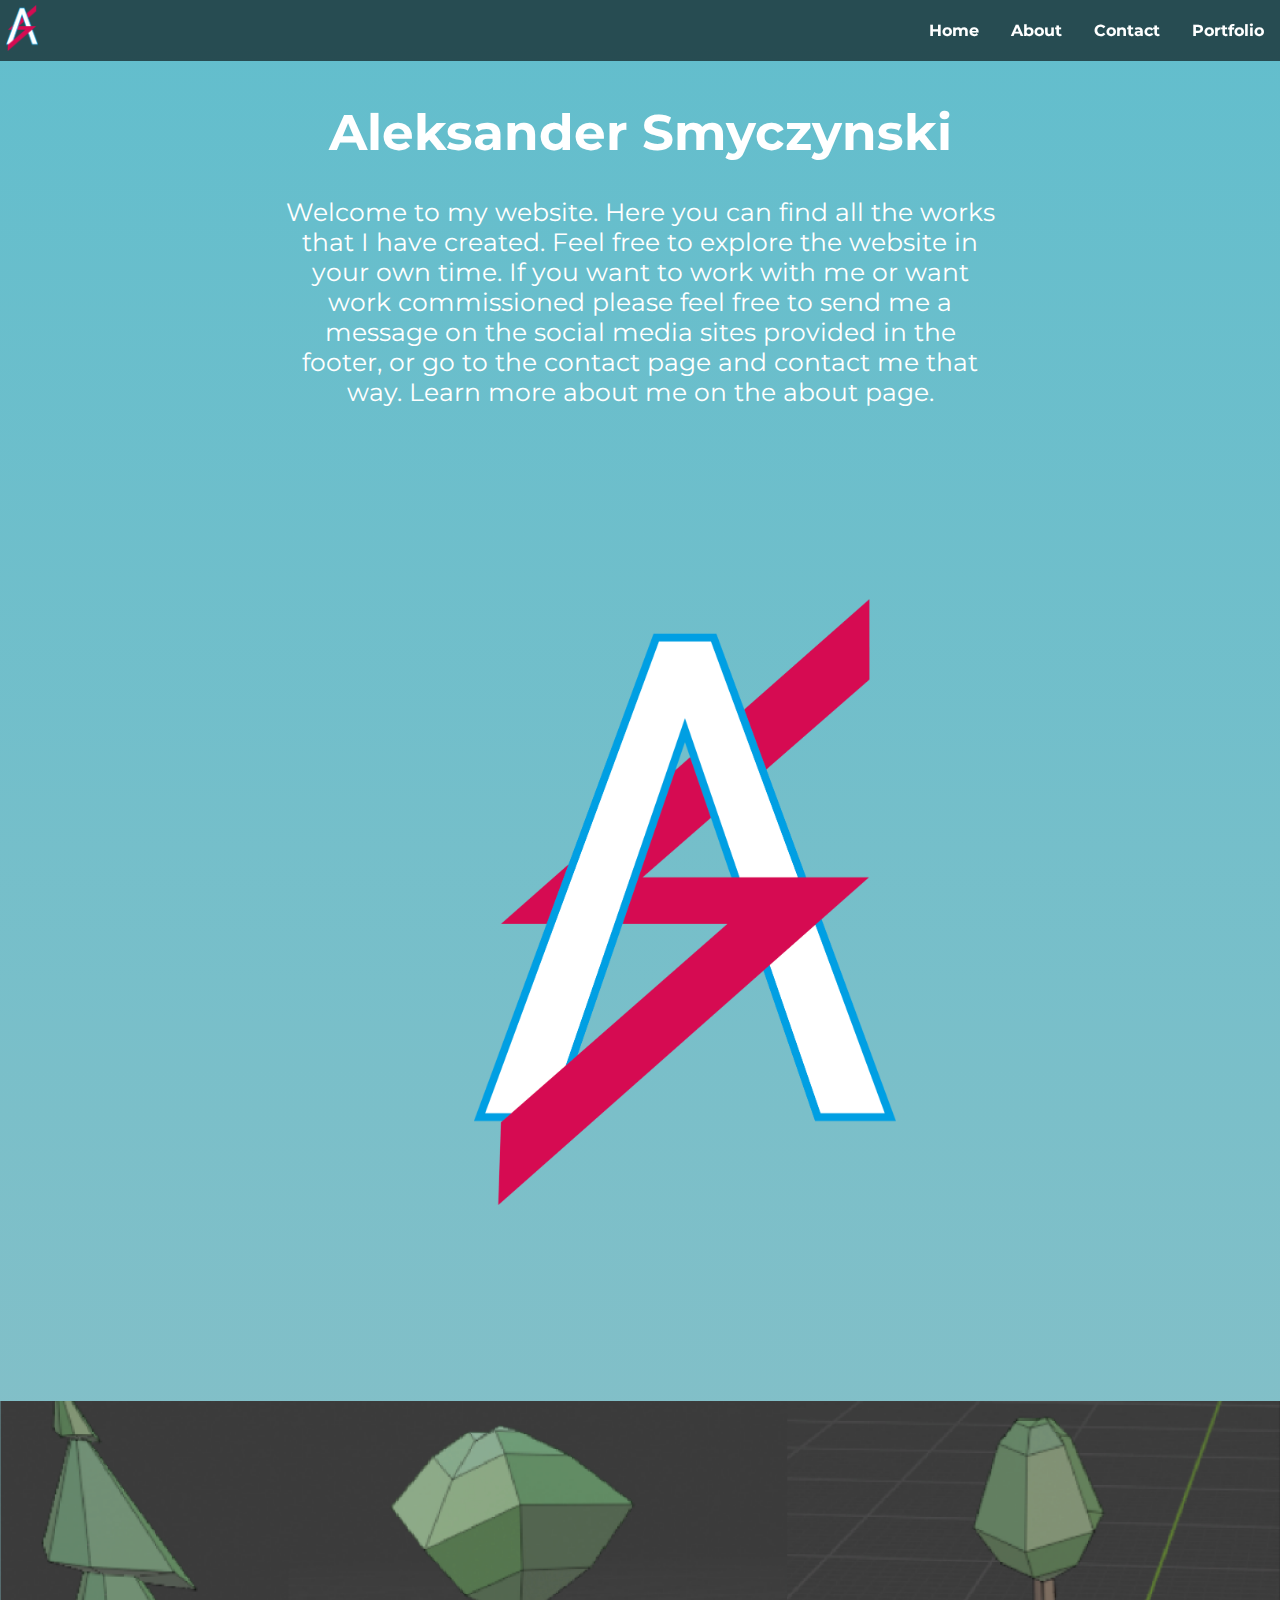
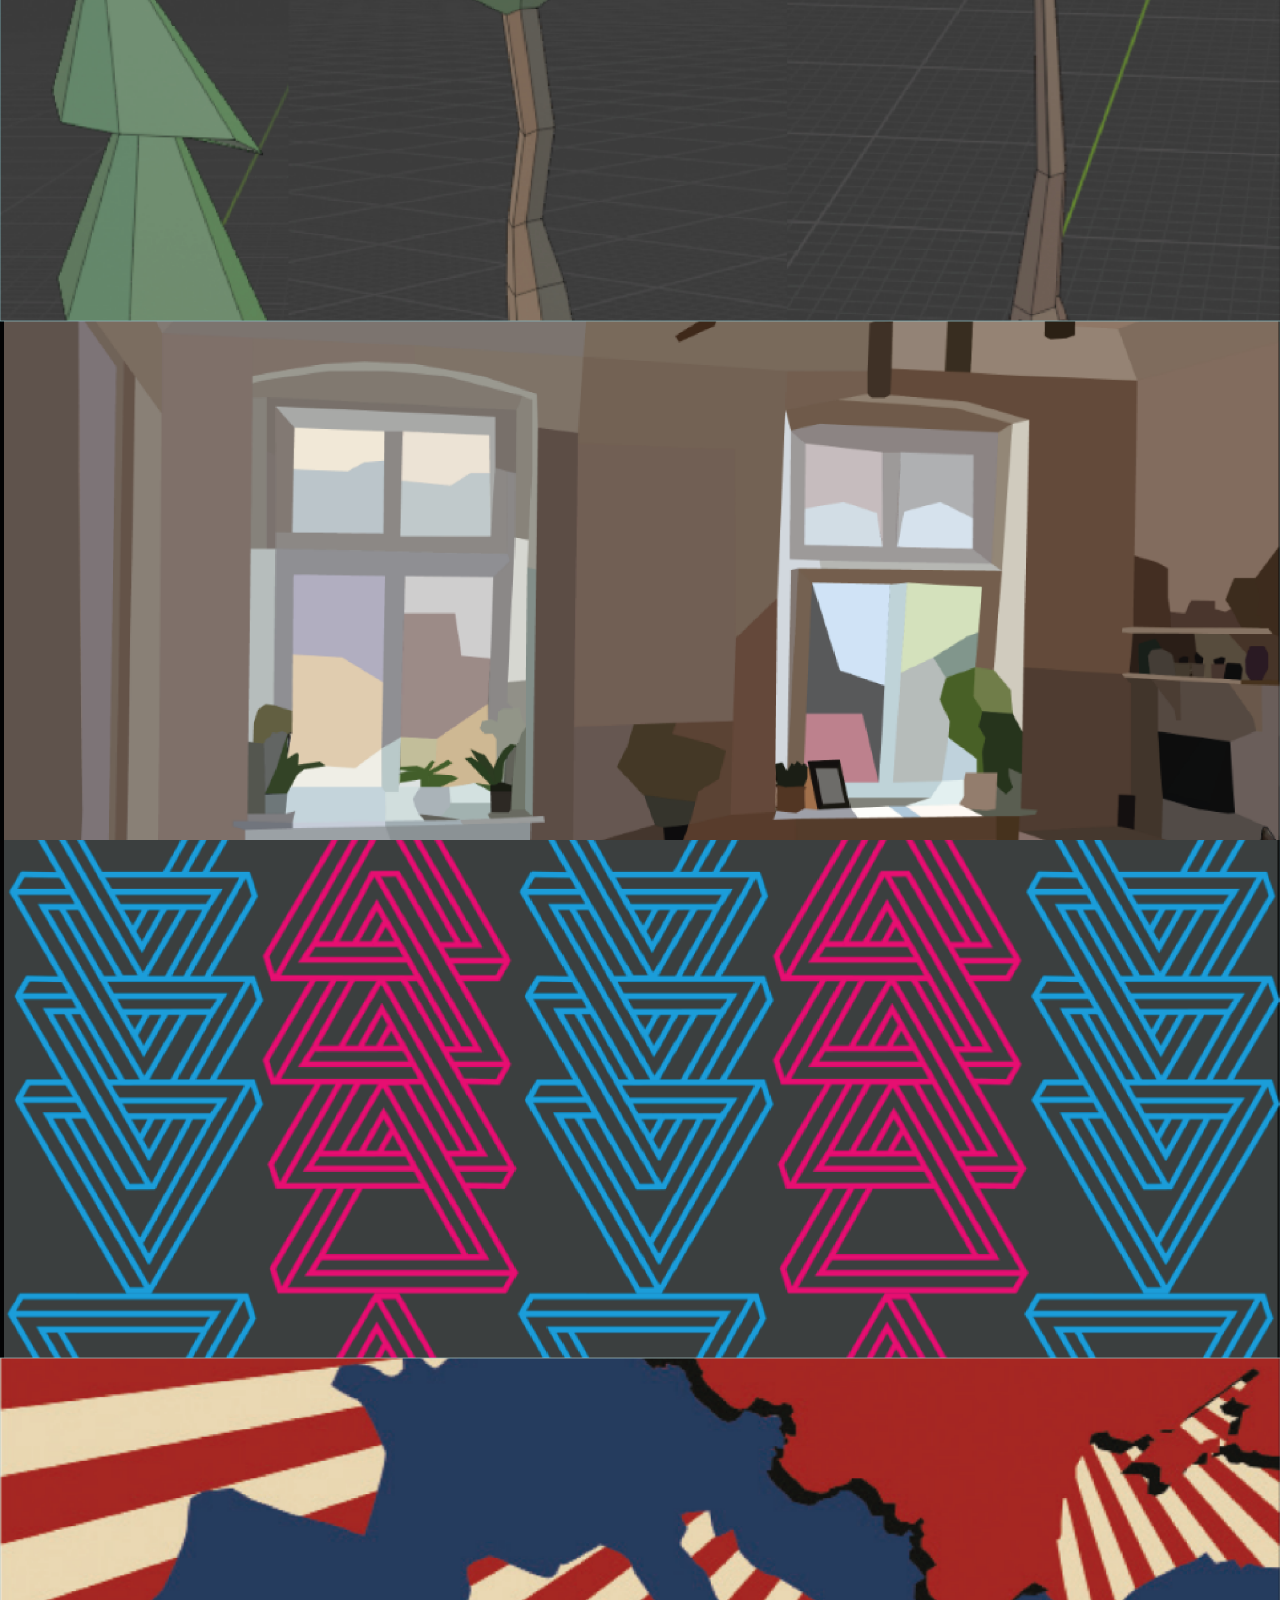
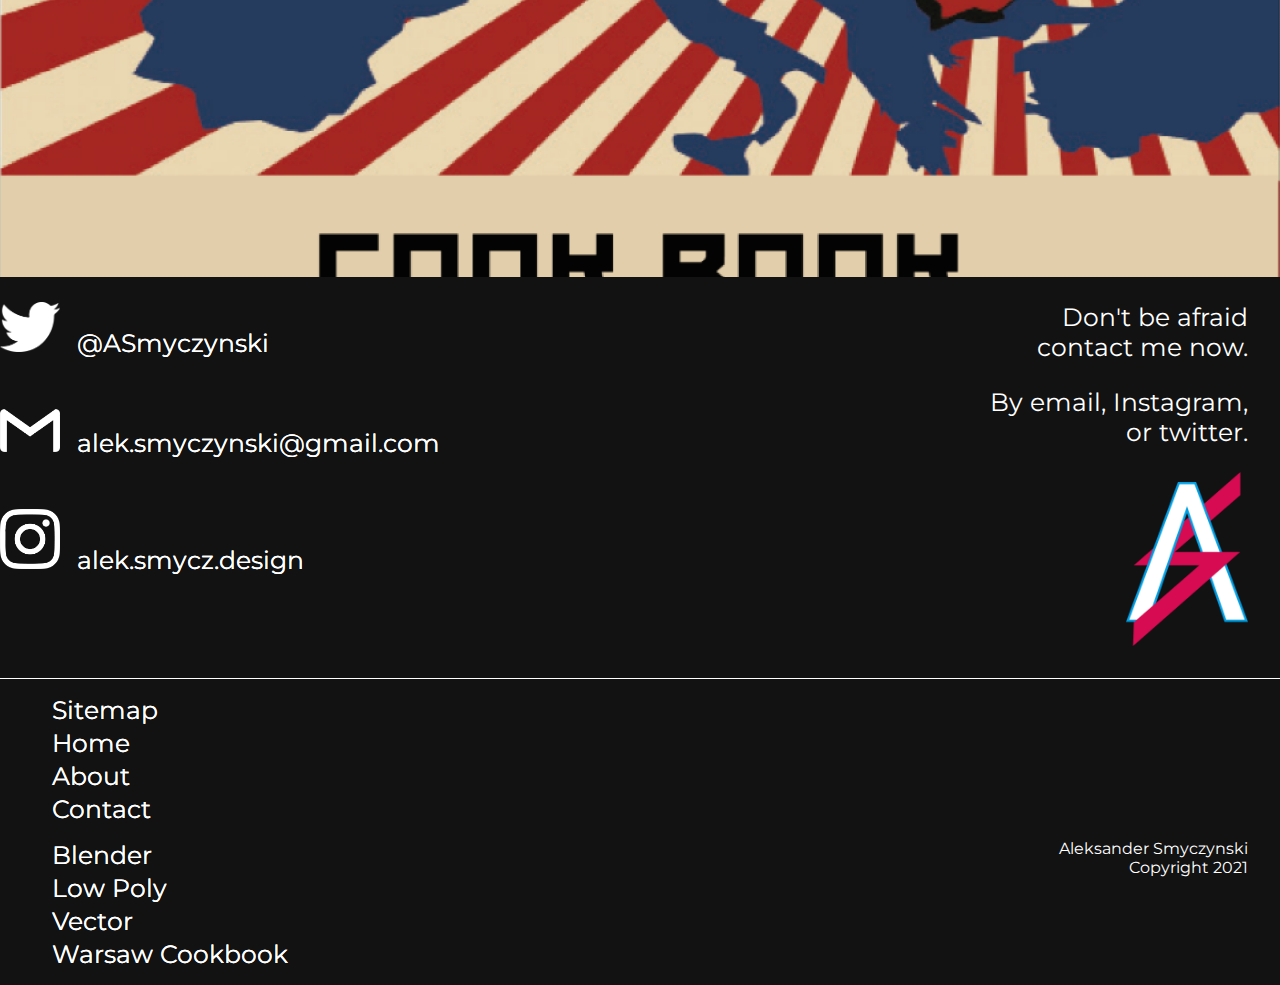
<file: index.html>
<!doctype html>
<html>
<head>
	<link rel="stylesheet" href="css/style.css" >
	<script src="js/script.js" defer></script>
	<link rel="preconnect" href="https://fonts.gstatic.com">
<link href="https://fonts.googleapis.com/css2?family=Montserrat:ital,wght@1,300&display=swap" rel="stylesheet">
	<link rel="icon" type="image/png" href="Images/Logonoc.png">


<meta charset="utf-8">
<title>index</title>
</head>

<body>
	
<nav class="navbar">
	<div class="logonav"><img class="logonav1" src="Images/Logonoc.png" alt="logo"/></div>
	<a href="#" class="toggle-button">
	<span class="bar"></span>
	<span class="bar"></span>
	<span class="bar"></span>
	</a>
	<div class="navbar-links">
		<ul>
			<li><a href="index.html">Home</a></li>
			<li><a href="about.html">About</a></li>
			<li><a href="contact.html">Contact</a></li>
			<li><a href="#">Portfolio</a>
				<ul>
					<li><a href="blender.html">Blender</a></li>
				  <li><a href="lowpoly.html">Low Poly Art</a></li>
				  <li><a href="vector.html">Vector Designs</a></li>
				  <li><a href="warsaw.html">Warsaw Cookbook</a></li>
			  </ul>
			</li>
	  </ul>
  </div>
	</nav>
	
<div class="par-main">
  <h1>Aleksander Smyczynski</h1>
  <p>Welcome to my website. Here you can find all the works that I have created. Feel free to explore the website in your own time. If you want to work with me or want work commissioned please feel free to send me a message on the social media sites provided in the footer, or go to the contact page and contact me that way. Learn more about me on the about page.</p>
		
	</div>
	
	<div class="logo-main">
    <img class="logo1" src="Images/Logonoc.png" alt="logo"/> </div>
	
	<div class="main-nav">
		<a href="blender.html"><img class="navimg" src="Images/blender.png" alt=""/>
	<div class="texthov">
		<div class="titlehov">Blender</div>
		</div>
		</a>
	
	</div>
	<div class="main-nav">
		<a href="lowpoly.html"><img class="navimg" src="Images/lowpoly.png" alt=""/>
	<div class="texthov">
		<div class="titlehov">Low Poly Art</div>
		</div>
		</a>
	</div>
	<div class="main-nav">
		<a href="vector.html"><img class="navimg" src="Images/vector.png" alt=""/>
	<div class="texthov">
		<div class="titlehov">Vector Images</div>
		</div>
		</a>
	</div>
	<div class="main-nav">
		<a href="warsaw.html"><img class="navimg" src="Images/warsaw.png" alt=""/>
	<div class="texthov">
		<div class="titlehov">Warsaw Cookbook</div>
		</div>
		</a>
	</div>
	
	<footer>
		<div class="wrap">
		<section class="left">
		<div class="social-media1"><img class="socialicon" src="Images/twitter.png" alt=""/> <a class="text-social" href="#">@ASmyczynski</a></div>
		<div class="social-media1"><img class="socialicon" src="Images/email.png" alt=""/> <a class="text-social" href="#">alek.smyczynski@gmail.com</a></div>
		<div class="social-media1"><img class="socialicon" src="Images/insta.png" alt=""/> <a class="text-social" href="#">alek.smycz.design</a></div>
		</section>
			<section class="right">
				
		<div class="textfoot">
		 <p>Don't be afraid <br>
	    contact me now.</p> 
			
		<p>By email, Instagram,<br>
			or twitter.	</p>
			
		<img class="logofoot" src="Images/Logonoc.png" alt="logo"/>	
			
			</div>
			</section>
			
				</div>
		
		
			
		
		<div class="botfoot">
			<section class="left">
			<ul class="listfoot">
		<li class="itemfoot"><a class="text-social" href="Sitemap.html">Sitemap</a></li>
		<li class="itemfoot"><a class="text-social" href="index.html">Home</a></li>
		<li class="itemfoot"><a class="text-social" href="about.html">About</a></li>
		<li class="itemfoot"><a class="text-social" href="contact.html">Contact</a></li>
			</ul>
			
			<ul class="listfoot">
		<li class="itemfoot"><a class="text-social" href="blender.html">Blender</a></li>
		<li class="itemfoot"><a class="text-social" href="lowpoly.html">Low Poly</a></li>
		<li class="itemfoot"><a class="text-social" href="vector.html">Vector</a></li>
		<li class="itemfoot"><a class="text-social" href="warsaw.html">Warsaw Cookbook</a></li>
			</ul>
			</section>
			
			<section class="right">
			<p class="copyright">Aleksander Smyczynski <br>Copyright 2021  </p>
		</section>
		</div>
	
	</footer>
	
	
</body>
</html>
</file>
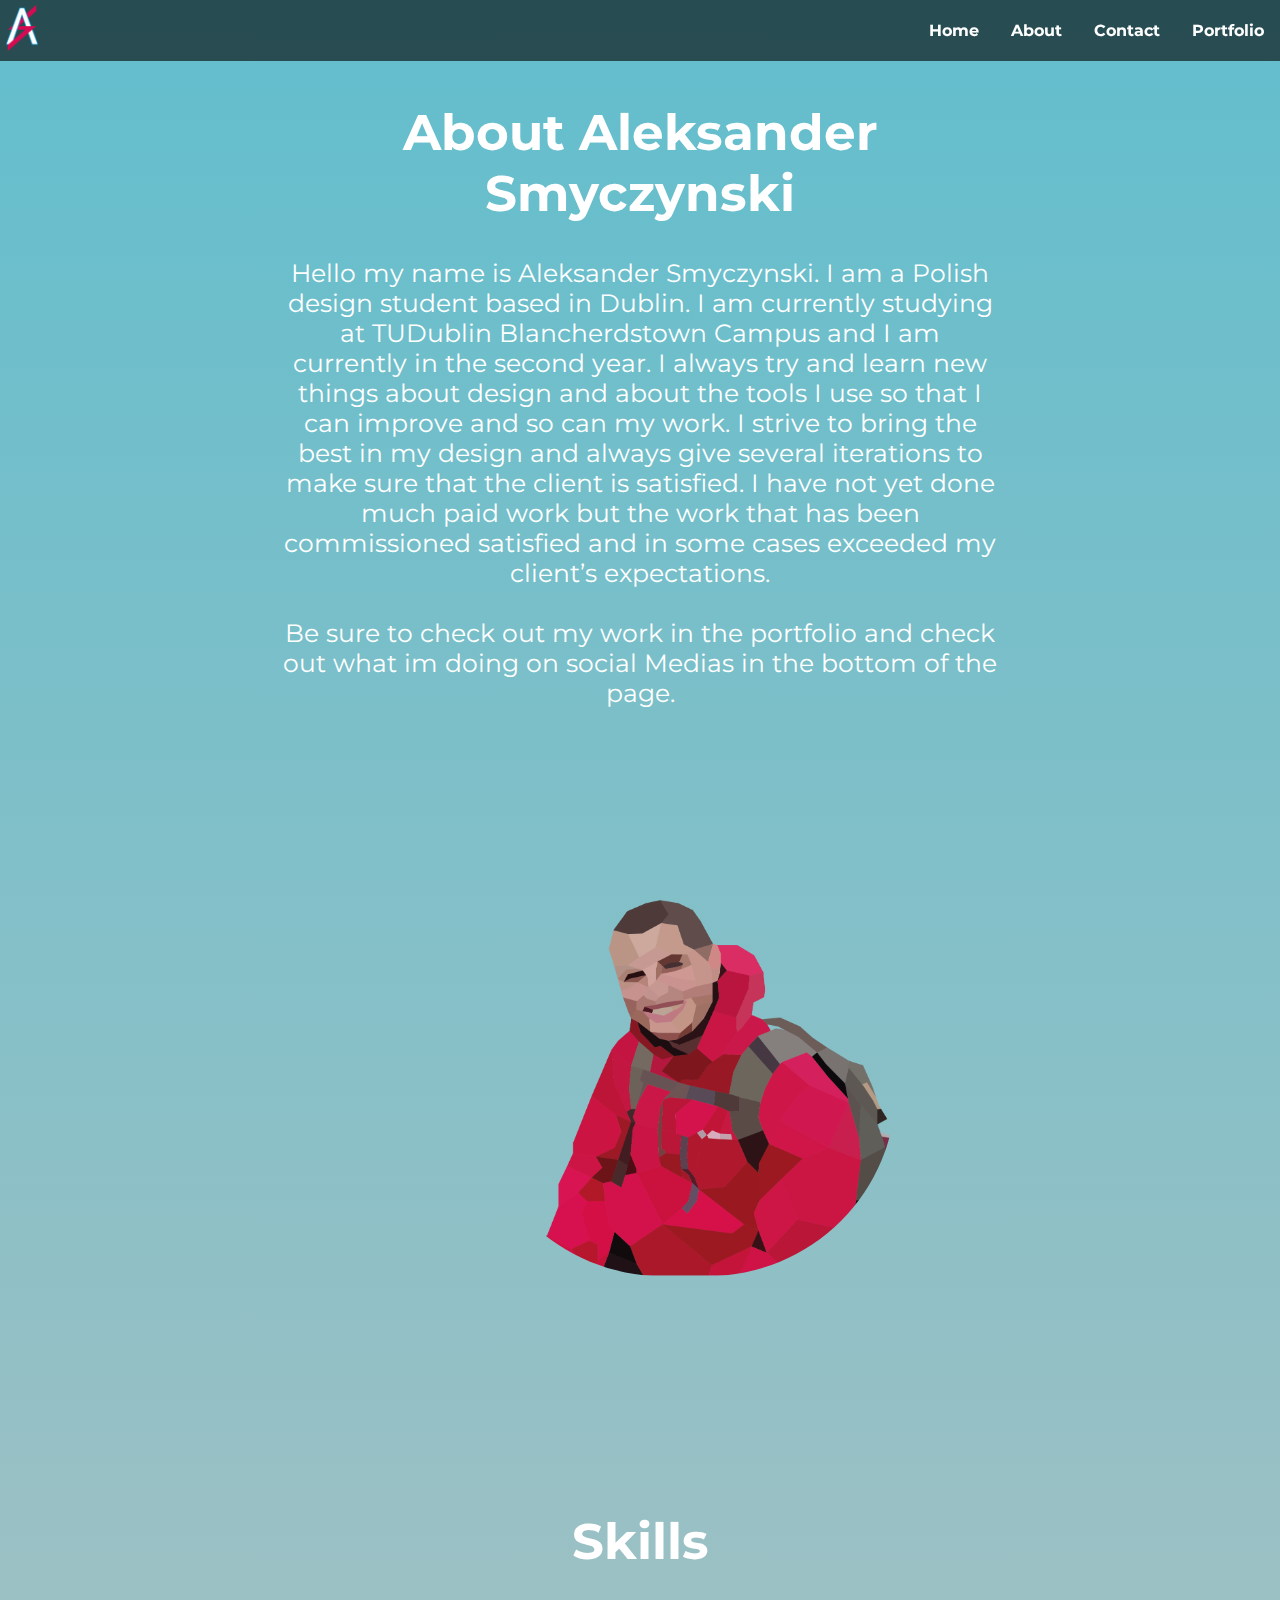
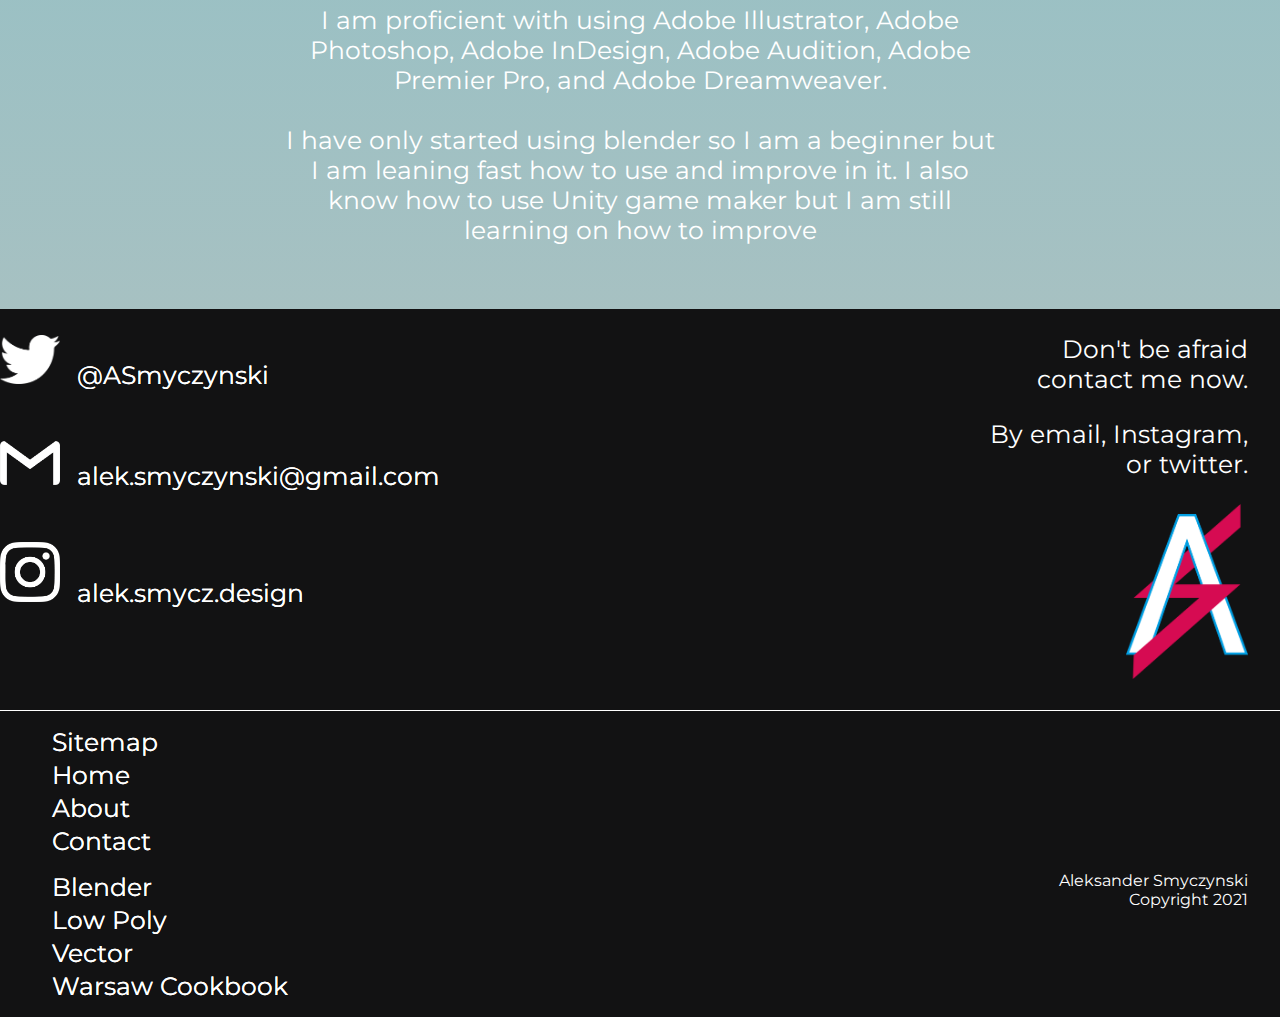
<file: about.html>
<!doctype html>
<html>
<head>
	<link rel="stylesheet" href="css/style.css" >
	<script src="js/script.js" defer></script>
	<link rel="preconnect" href="https://fonts.gstatic.com">
<link href="https://fonts.googleapis.com/css2?family=Montserrat:ital,wght@1,300&display=swap" rel="stylesheet">
<link rel="icon" type="image/png" href="Images/Logonoc.png">
<meta charset="utf-8">
<title>index</title>
</head>

<body>
	
<nav class="navbar">
	<div class="logonav"><img class="logonav1" src="Images/Logonoc.png" alt="logo"/></div>
	<a href="#" class="toggle-button">
	<span class="bar"></span>
	<span class="bar"></span>
	<span class="bar"></span>
	</a>
	<div class="navbar-links">
		<ul>
			<li><a href="index.html">Home</a></li>
			<li><a href="about.html">About</a></li>
			<li><a href="contact.html">Contact</a></li>
			<li><a href="#">Portfolio</a>
				<ul>
					<li><a href="blender.html">Blender</a></li>
				  <li><a href="lowpoly.html">Low Poly Art</a></li>
				  <li><a href="vector.html">Vector Designs</a></li>
				  <li><a href="warsaw.html">Warsaw Cookbook</a></li>
			  </ul>
			</li>
	  </ul>
  </div>
	</nav>
	
<div class="par-main">
  <h1>About Aleksander Smyczynski</h1>
  <p>Hello my name is Aleksander Smyczynski. I am a Polish design student based in Dublin. I am currently studying at TUDublin Blancherdstown Campus and I am currently in the second year. I always try and learn new things about design and about the tools I use so that I can improve and so can my work. I strive to bring the best in my design and always give several iterations to make sure that the client is satisfied. I have not yet done much paid work but the work that has been commissioned satisfied and in some cases exceeded my client’s expectations. 
	  <br>
	  <br>
Be sure to check out my work in the portfolio and check out what im doing on social Medias in the bottom of the page. 
</p>
	
	
	</div>
	
	<div class="logo-main">
    <img class="logo1-" src="Images/ME.png" alt="A picture of Aleks"/> </div>
	
	<div class="par-main">
  <h1>Skills</h1>
  <p>I am proficient with using Adobe Illustrator, Adobe Photoshop, Adobe InDesign, Adobe Audition, Adobe Premier Pro, and Adobe Dreamweaver.
	  <br>
	  <br>
I have only started using blender so I am a beginner but I am leaning fast how to use and improve in it. I also know how to use Unity game maker but I am still learning on how to improve
	  
	  
</p>
	
	
	</div>
	
	
	
	<footer>
		<div class="wrap">
		<section class="left">
		<div class="social-media1"><img class="socialicon" src="Images/twitter.png" alt=""/> <a class="text-social" href="#">@ASmyczynski</a></div>
		<div class="social-media1"><img class="socialicon" src="Images/email.png" alt=""/> <a class="text-social" href="#">alek.smyczynski@gmail.com</a></div>
		<div class="social-media1"><img class="socialicon" src="Images/insta.png" alt=""/> <a class="text-social" href="#">alek.smycz.design</a></div>
		</section>
			<section class="right">
				
		<div class="textfoot">
		 <p>Don't be afraid <br>
	    contact me now.</p> 
			
		<p>By email, Instagram,<br>
			or twitter.	</p>
			
		<img class="logofoot" src="Images/Logonoc.png" alt="logo"/>	
			
			</div>
			</section>
			
				</div>
		
		
			
		
		<div class="botfoot">
			<section class="left">
			<ul class="listfoot">
		<li class="itemfoot"><a class="text-social" href="Sitemap.html">Sitemap</a></li>
		<li class="itemfoot"><a class="text-social" href="index.html">Home</a></li>
		<li class="itemfoot"><a class="text-social" href="about.html">About</a></li>
		<li class="itemfoot"><a class="text-social" href="contact.html">Contact</a></li>
			</ul>
			
			<ul class="listfoot">
		<li class="itemfoot"><a class="text-social" href="blender.html">Blender</a></li>
		<li class="itemfoot"><a class="text-social" href="lowpoly.html">Low Poly</a></li>
		<li class="itemfoot"><a class="text-social" href="vector.html">Vector</a></li>
		<li class="itemfoot"><a class="text-social" href="warsaw.html">Warsaw Cookbook</a></li>
			</ul>
			</section>
			
			<section class="right">
			<p class="copyright">Aleksander Smyczynski <br>Copyright 2021  </p>
		</section>
		</div>
	
	</footer>
	
	
</body>
</html>
</file>
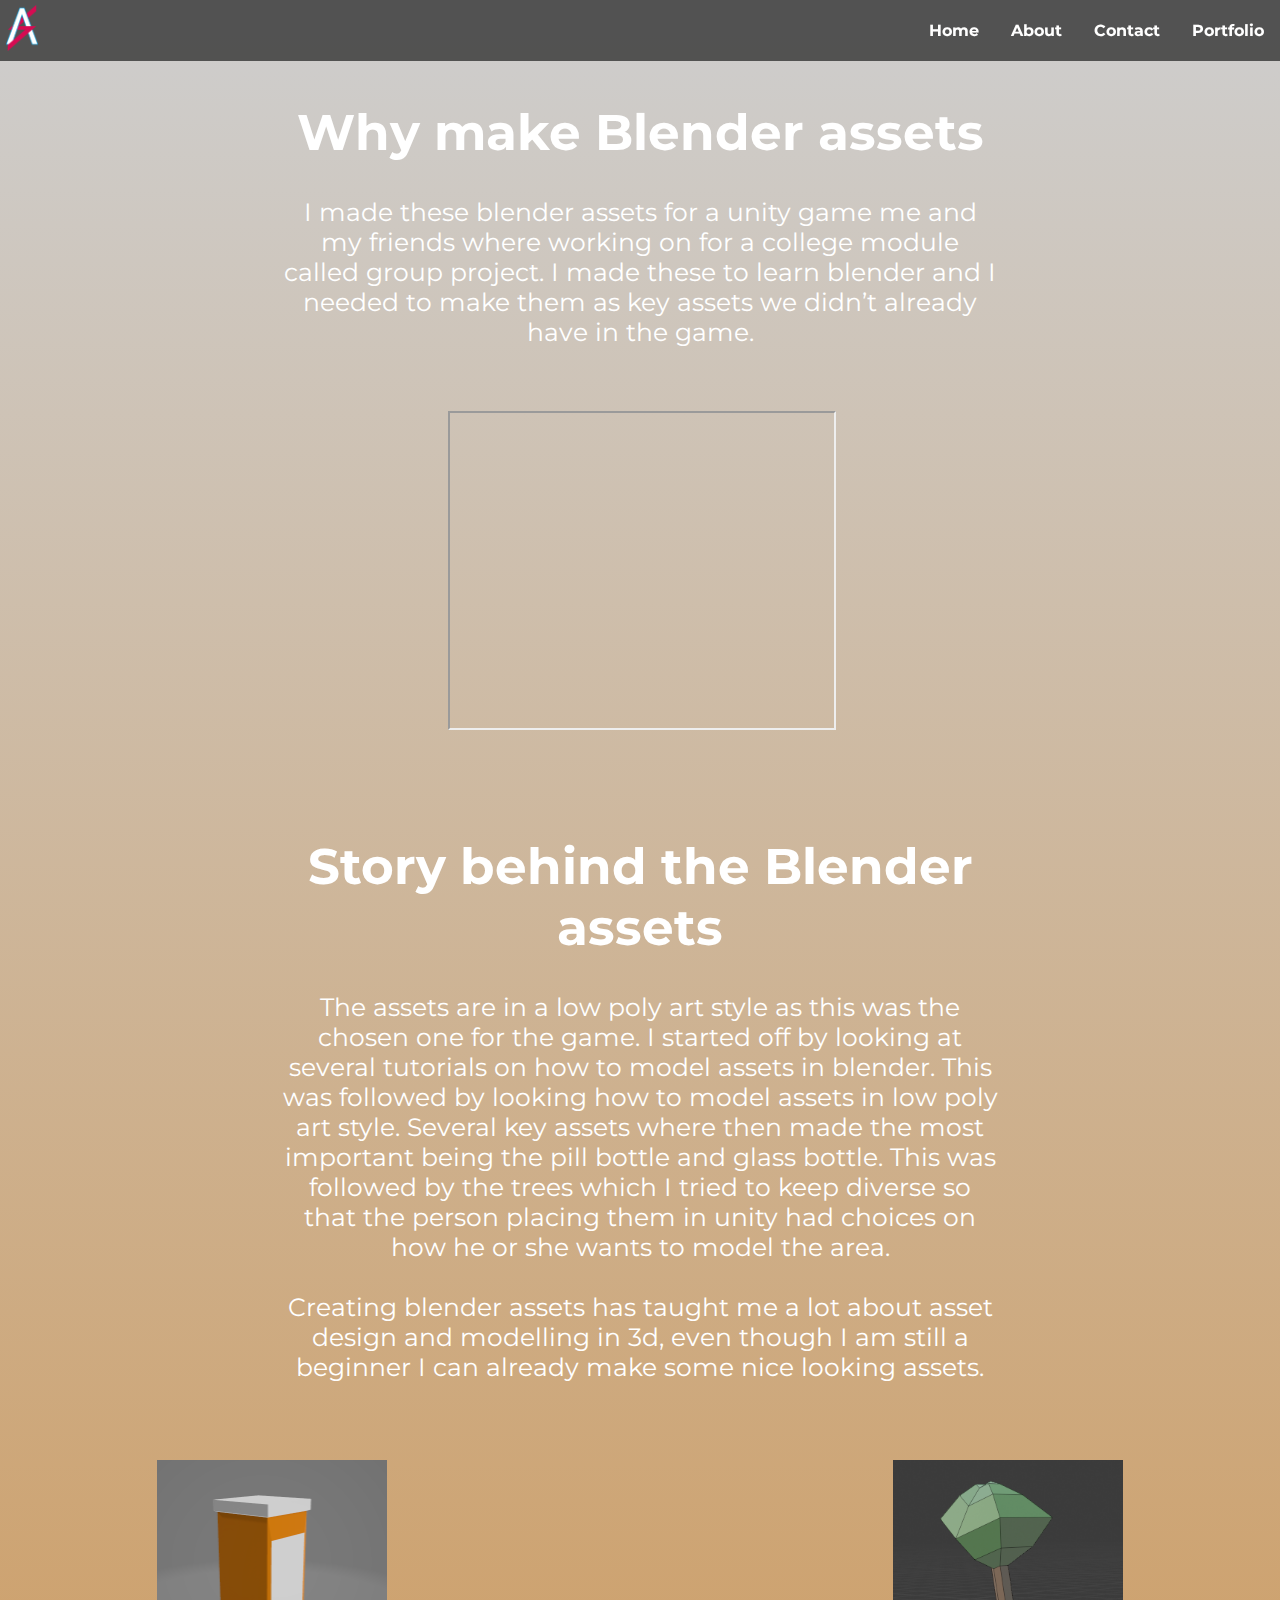
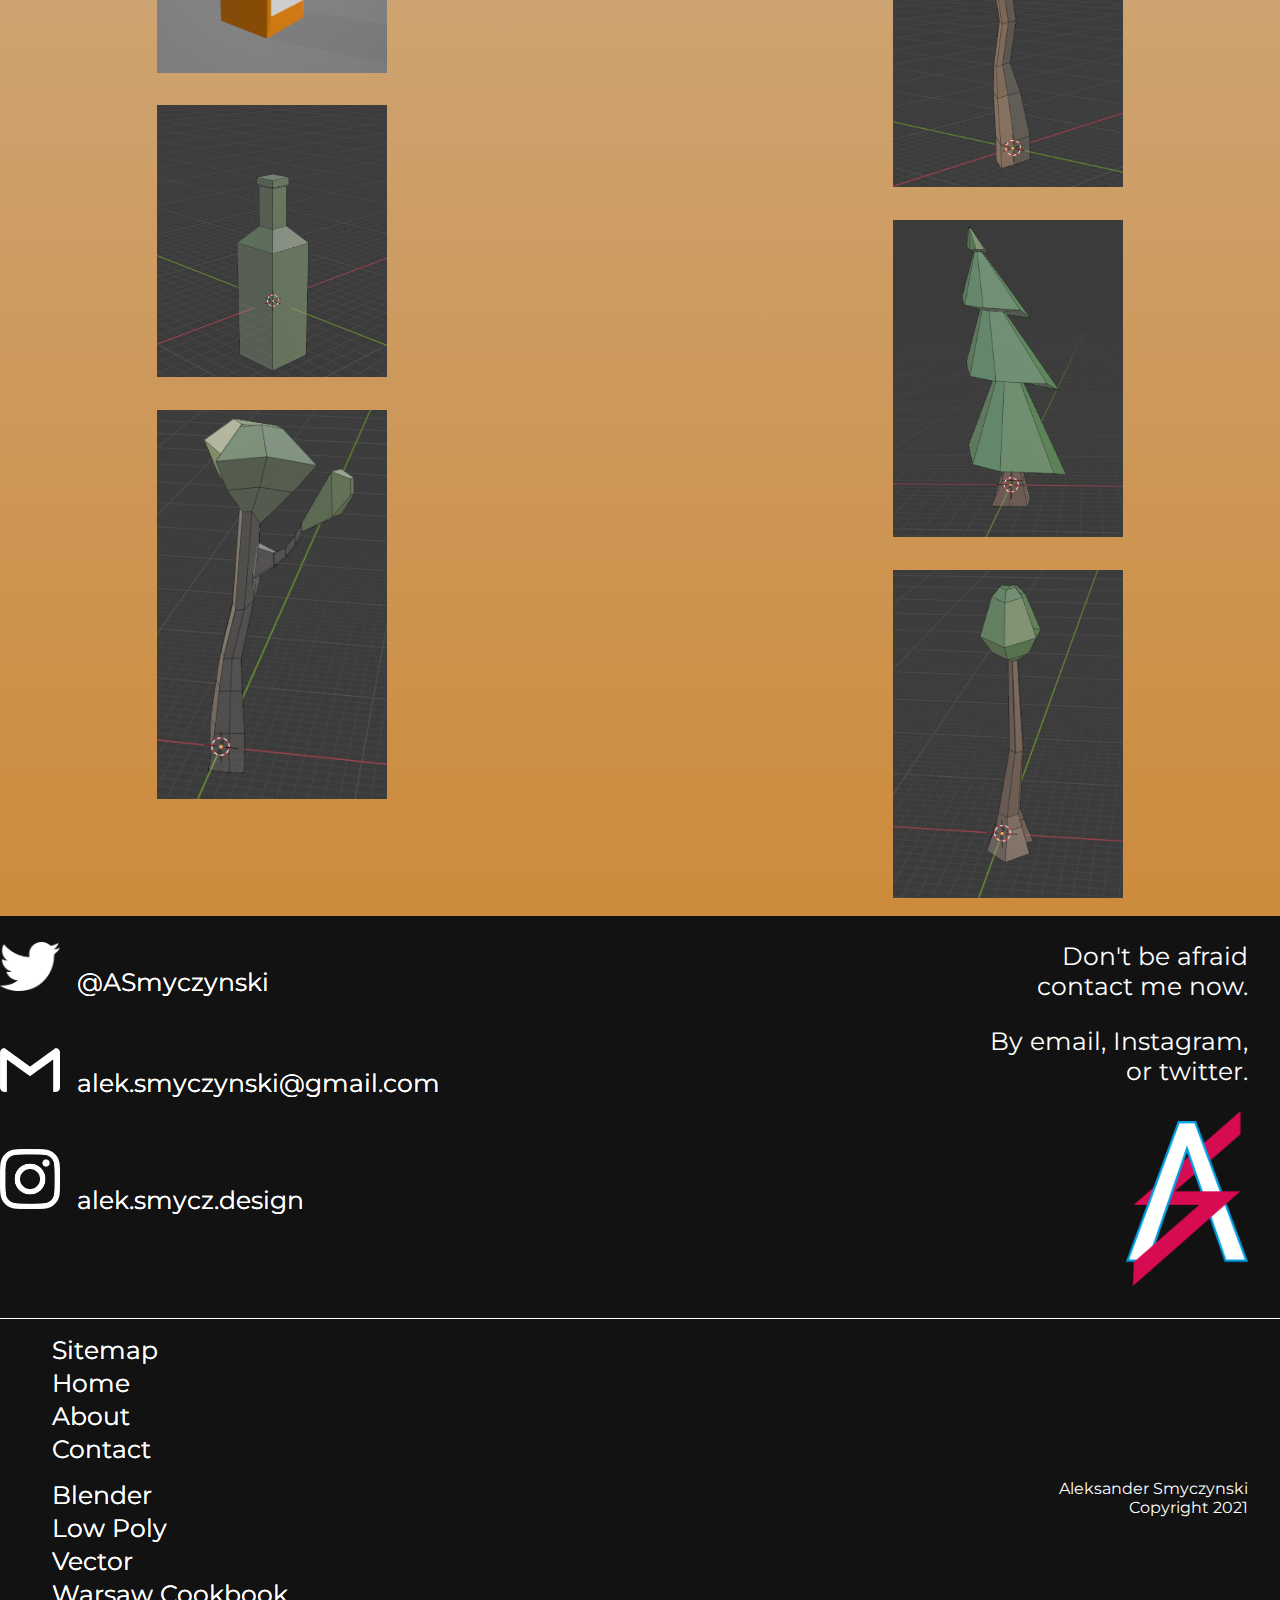
<file: blender.html>
<!doctype html>
<html>
<head>
	<link rel="stylesheet" href="css/style.css" >
	<script src="js/script.js" defer></script>
	<link rel="preconnect" href="https://fonts.gstatic.com">
<link href="https://fonts.googleapis.com/css2?family=Montserrat:ital,wght@1,300&display=swap" rel="stylesheet">
<link rel="icon" type="image/png" href="Images/Logonoc.png">
<meta charset="utf-8">
<title>index</title>
</head>

<body class="blender">
	
<nav class="navbar">
	<div class="logonav"><img class="logonav1" src="Images/Logonoc.png" alt="logo"/></div>
	<a href="#" class="toggle-button">
	<span class="bar"></span>
	<span class="bar"></span>
	<span class="bar"></span>
	</a>
	<div class="navbar-links">
		<ul>
			<li><a href="index.html">Home</a></li>
			<li><a href="about.html">About</a></li>
			<li><a href="contact.html">Contact</a></li>
			<li><a href="#">Portfolio</a>
				<ul>
					<li><a href="blender.html">Blender</a></li>
				  <li><a href="lowpoly.html">Low Poly Art</a></li>
				  <li><a href="vector.html">Vector Designs</a></li>
				  <li><a href="warsaw.html">Warsaw Cookbook</a></li>
			  </ul>
			</li>
	  </ul>
  </div>
	</nav>
	

	
<div class="par-main">
  <h1>Why make Blender assets</h1>
  <p>I made these blender assets for a unity game me and my friends where working on for a college module called group project. I made these to learn blender and I needed to make them as key assets we didn’t already have in the game.

	</p>
		
	</div>
	
	
	
	<div class="vieo"><iframe   src="https://www.youtube.com/embed/TPrnSACiTJ4" allow="accelerometer; autoplay; clipboard-write; encrypted-media; gyroscope; picture-in-picture" allowfullscreen></iframe></div>
	
	<div class="par-main"><h1>Story behind the Blender assets</h1>
	  <p>The assets are in a low poly art style as this was the chosen one for the game.  I started off by looking at several tutorials on how to model assets in blender. This was followed by looking how to model assets in low poly art style. Several key assets where then made the most important being the pill bottle and glass bottle. This was followed by the trees which I tried to keep diverse so that the person placing them in unity had choices on how he or she wants to model the area.
		  <br>
		  <br>
		  Creating blender assets has taught me a lot about asset design and modelling in 3d, even though I am still a beginner I can already make some nice looking assets.
</p></div>
	
		<div class="wrapper2">
	
		<section class="collumnl">
			
			<img class="img1" src="Images/pill.png" alt="pill bottle"/>
			
			<img class="img1" src="Images/bottle.png" alt="bottle"/>
			
			
			<img class="img1" src="Images/tree1.png" alt="tree"/>
			
			</section>
			

			<section class="collumnr">
			

			
			<img class="img1" src="Images/tree2.png" alt="tree"/>
			
			<img class="img1" src="Images/tree3.png" alt="tree"/>
			
			<img class="img1" src="Images/tree4.png" alt="tree"/>
			
			

		
		</section>
	
	
	</div>
	
	
	
	
	


	

	

	



	
	<footer>
		<div class="wrap">
		<section class="left">
		<div class="social-media1"><img class="socialicon" src="Images/twitter.png" alt=""/> <a class="text-social" href="#">@ASmyczynski</a></div>
		<div class="social-media1"><img class="socialicon" src="Images/email.png" alt=""/> <a class="text-social" href="#">alek.smyczynski@gmail.com</a></div>
		<div class="social-media1"><img class="socialicon" src="Images/insta.png" alt=""/> <a class="text-social" href="#">alek.smycz.design</a></div>
		</section>
			<section class="right">
				
		<div class="textfoot">
		 <p>Don't be afraid <br>
	    contact me now.</p> 
			
		<p>By email, Instagram,<br>
			or twitter.	</p>
			
		<img class="logofoot" src="Images/Logonoc.png" alt="logo"/>	
			
			</div>
			</section>
			
				</div>
		
		
			
		
		<div class="botfoot">
			<section class="left">
			<ul class="listfoot">
		<li class="itemfoot"><a class="text-social" href="Sitemap.html">Sitemap</a></li>
		<li class="itemfoot"><a class="text-social" href="index.html">Home</a></li>
		<li class="itemfoot"><a class="text-social" href="about.html">About</a></li>
		<li class="itemfoot"><a class="text-social" href="contact.html">Contact</a></li>
			</ul>
			
			<ul class="listfoot">
		<li class="itemfoot"><a class="text-social" href="blender.html">Blender</a></li>
		<li class="itemfoot"><a class="text-social" href="lowpoly.html">Low Poly</a></li>
		<li class="itemfoot"><a class="text-social" href="vector.html">Vector</a></li>
		<li class="itemfoot"><a class="text-social" href="warsaw.html">Warsaw Cookbook</a></li>
			</ul>
			</section>
			
			<section class="right">
			<p class="copyright">Aleksander Smyczynski <br>Copyright 2021  </p>
		</section>
		</div>
	
	</footer>
	
	
</body>
</html>
</file>
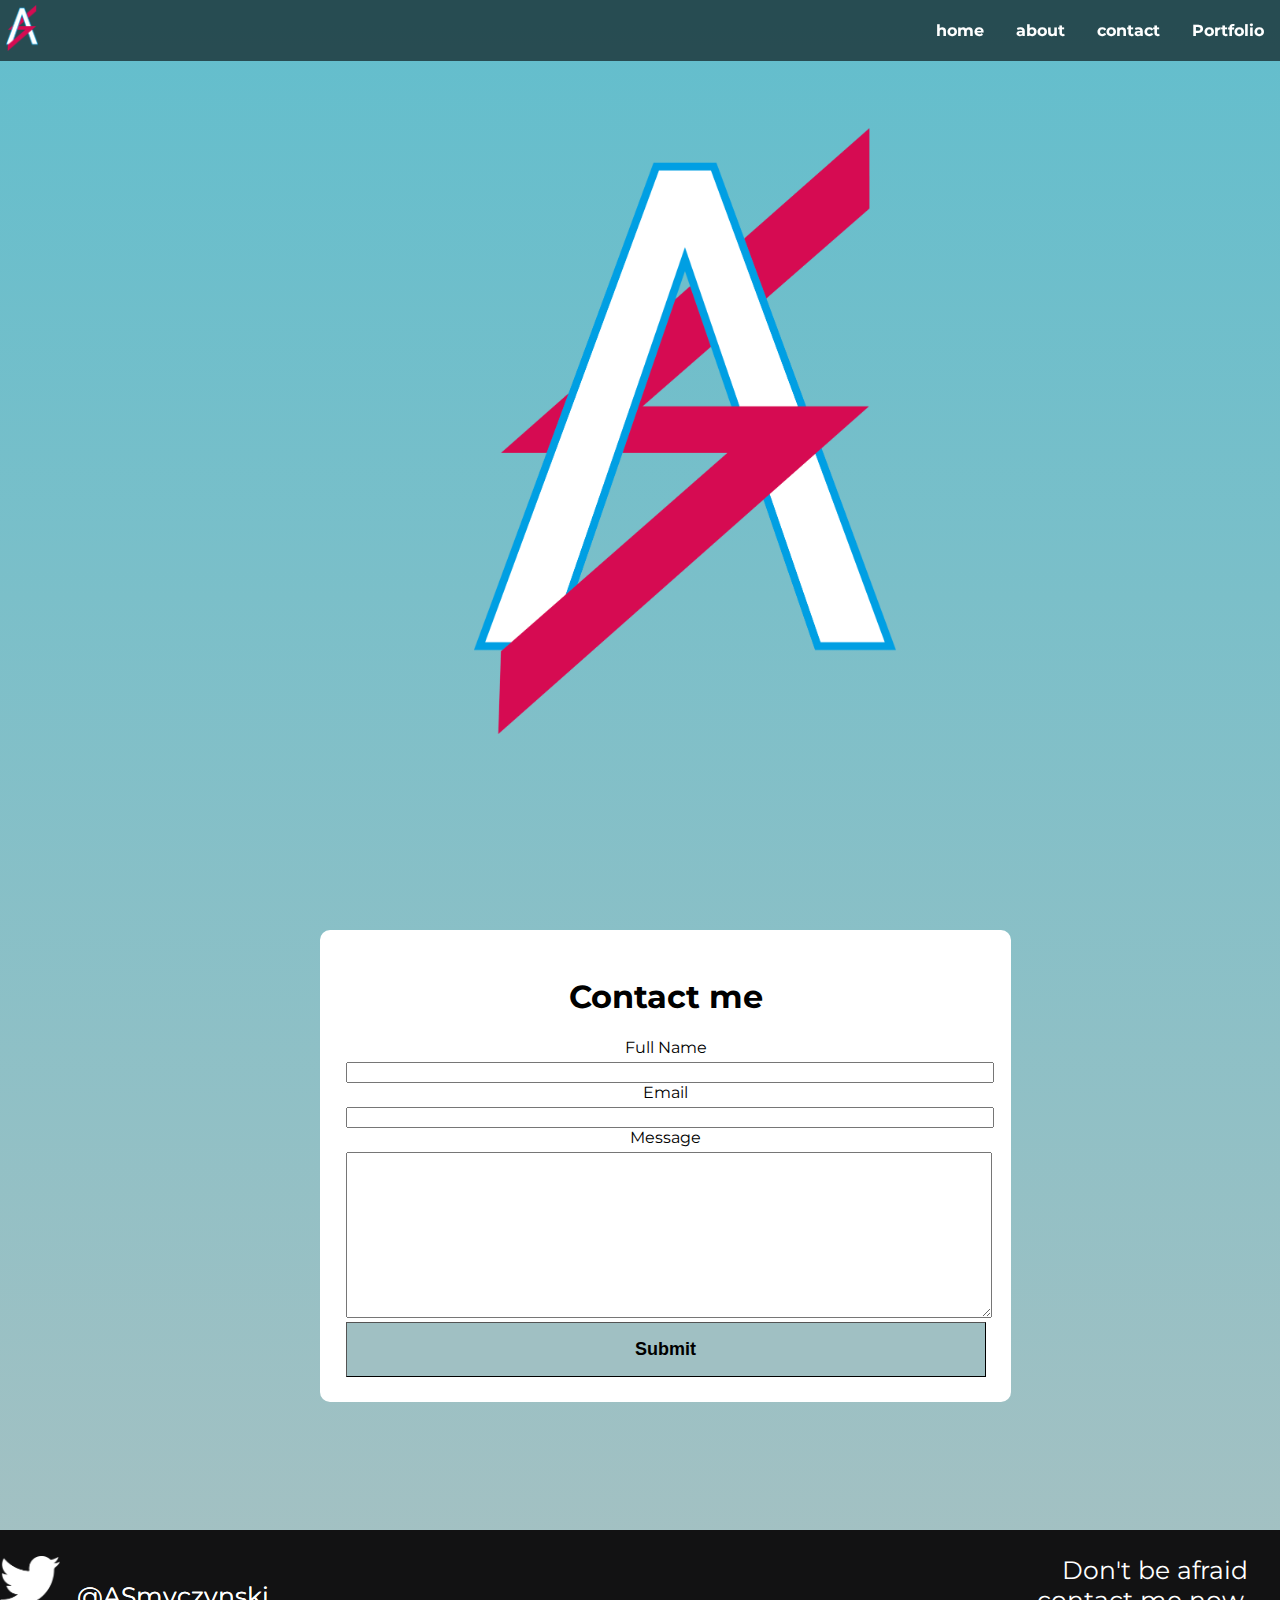
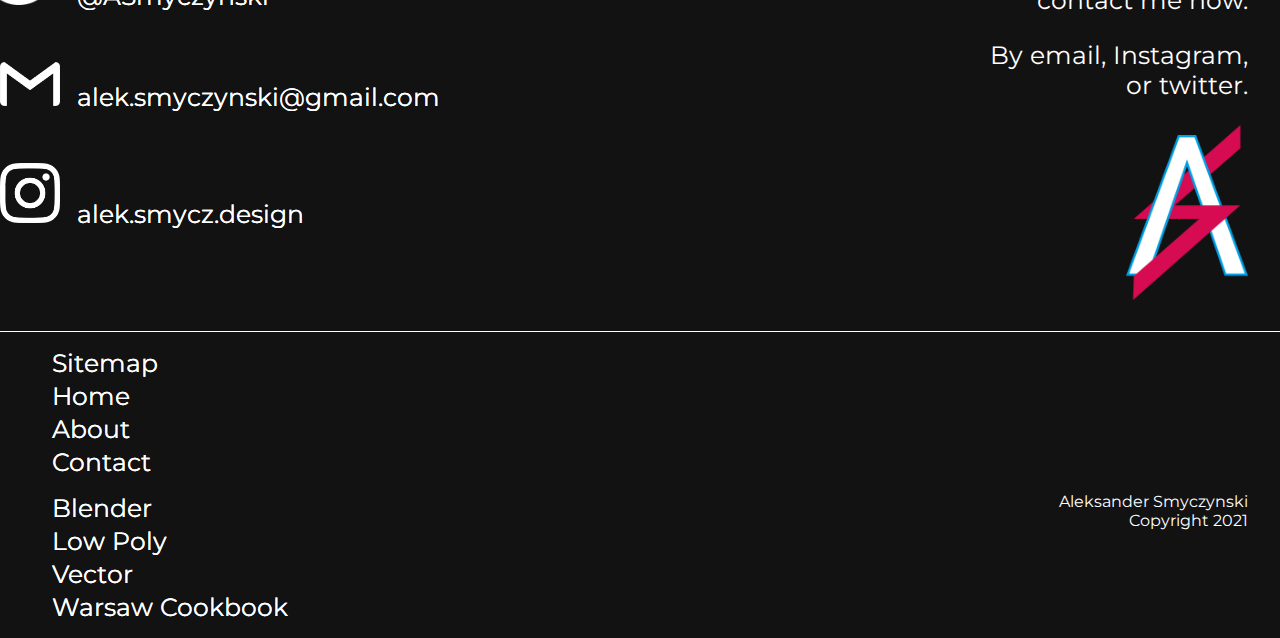
<file: contact.html>
<!doctype html>
<html>
<head>
	<link rel="stylesheet" href="css/style.css" >
	<script src="js/script.js" defer></script>
	<link rel="preconnect" href="https://fonts.gstatic.com">
<link href="https://fonts.googleapis.com/css2?family=Montserrat:ital,wght@1,300&display=swap" rel="stylesheet">
	<link rel="icon" type="image/png" href="Images/Logonoc.png">


<meta charset="utf-8">
<title>index</title>
</head>

<body>
	
<nav class="navbar">
	<div class="logonav"><img class="logonav1" src="Images/Logonoc.png" alt="logo"/></div>
	<a href="#" class="toggle-button">
	<span class="bar"></span>
	<span class="bar"></span>
	<span class="bar"></span>
	</a>
	<div class="navbar-links">
		<ul>
			<li><a href="index.html">home</a></li>
			<li><a href="about.html">about</a></li>
			<li><a href="contact.html">contact</a></li>
			<li><a href="#">Portfolio</a>
				<ul>
					<li><a href="blender.html">Blender</a></li>
				  <li><a href="lowpoly.html">Low Poly Art</a></li>
				  <li><a href="vector.html">Vector Designs</a></li>
				  <li><a href="warsaw.html">Warsaw Cookbook</a></li>
			  </ul>
			</li>
	  </ul>
  </div>
	</nav>
	

	
	<div class="logo-main">
    <img class="logo1" src="Images/Logonoc.png" alt="logo"/> </div>
	
	
<div class="conform">
	<form action="thanktou.html" id="myform">
		
		<h1 class="form1">Contact me </h1>
	
		<label for="FullName">Full Name</label>
		<input type="text" required id="FullName" name="FullName">
		
		<label for="Email">Email</label>
		<input type="text" id="Email" name="Email" required>
		
		<label for="Message">Message</label>
		<textarea name="Message" id="Message" required></textarea>
		
		<button type="Submit">Submit</button>
	
	
	
	
	</form>
	

	
	</div>
	
	<footer>
		<div class="wrap">
		<section class="left">
		<div class="social-media1"><img class="socialicon" src="Images/twitter.png" alt=""/> <a class="text-social" href="#">@ASmyczynski</a></div>
		<div class="social-media1"><img class="socialicon" src="Images/email.png" alt=""/> <a class="text-social" href="#">alek.smyczynski@gmail.com</a></div>
		<div class="social-media1"><img class="socialicon" src="Images/insta.png" alt=""/> <a class="text-social" href="#">alek.smycz.design</a></div>
		</section>
			<section class="right">
				
		<div class="textfoot">
		 <p>Don't be afraid <br>
	    contact me now.</p> 
			
		<p>By email, Instagram,<br>
			or twitter.	</p>
			
		<img class="logofoot" src="Images/Logonoc.png" alt="logo"/>	
			
			</div>
			</section>
			
				</div>
		
		
			
		
		<div class="botfoot">
			<section class="left">
			<ul class="listfoot">
		<li class="itemfoot"><a class="text-social" href="Sitemap.html">Sitemap</a></li>
		<li class="itemfoot"><a class="text-social" href="index.html">Home</a></li>
		<li class="itemfoot"><a class="text-social" href="about.html">About</a></li>
		<li class="itemfoot"><a class="text-social" href="contact.html">Contact</a></li>
			</ul>
			
			<ul class="listfoot">
		<li class="itemfoot"><a class="text-social" href="blender.html">Blender</a></li>
		<li class="itemfoot"><a class="text-social" href="lowpoly.html">Low Poly</a></li>
		<li class="itemfoot"><a class="text-social" href="vector.html">Vector</a></li>
		<li class="itemfoot"><a class="text-social" href="warsaw.html">Warsaw Cookbook</a></li>
			</ul>
			</section>
			
			<section class="right">
			<p class="copyright">Aleksander Smyczynski <br>Copyright 2021  </p>
		</section>
		</div>
	
	</footer>
	
	
</body>
</html>
</file>
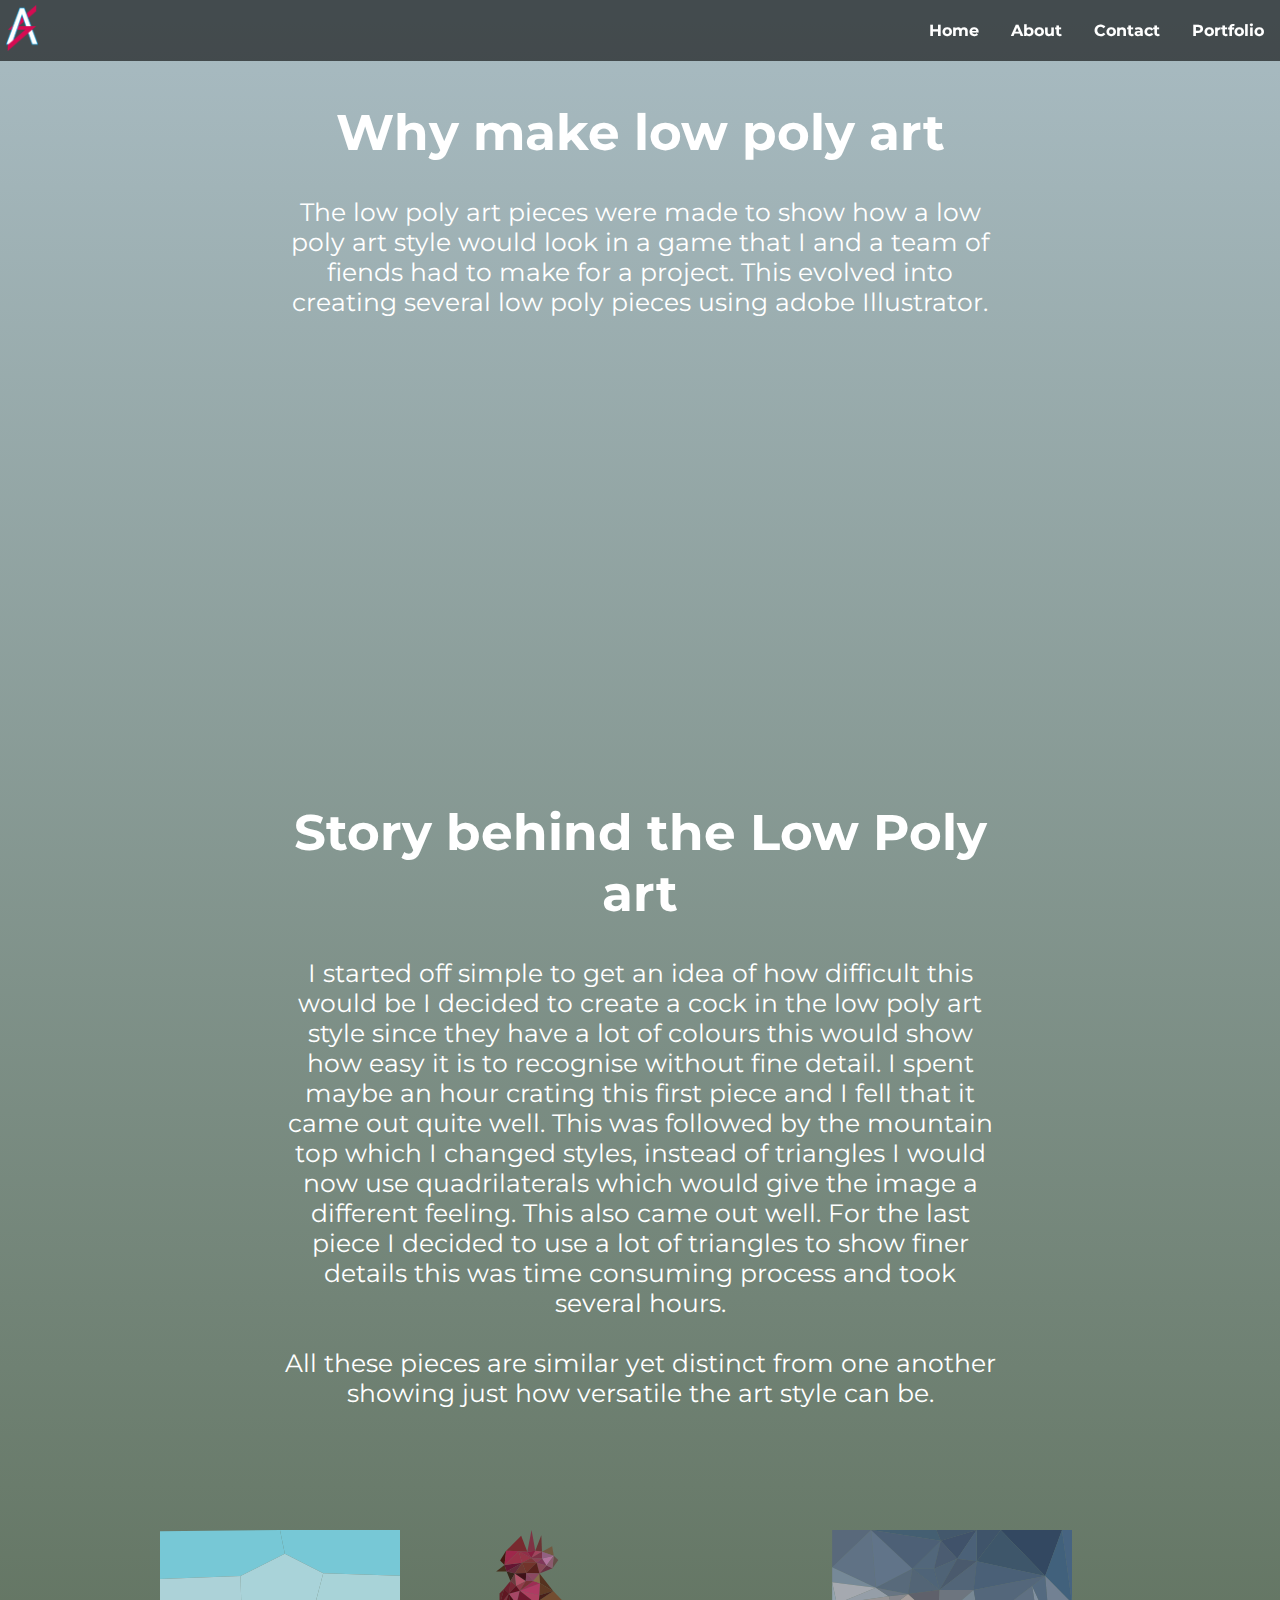
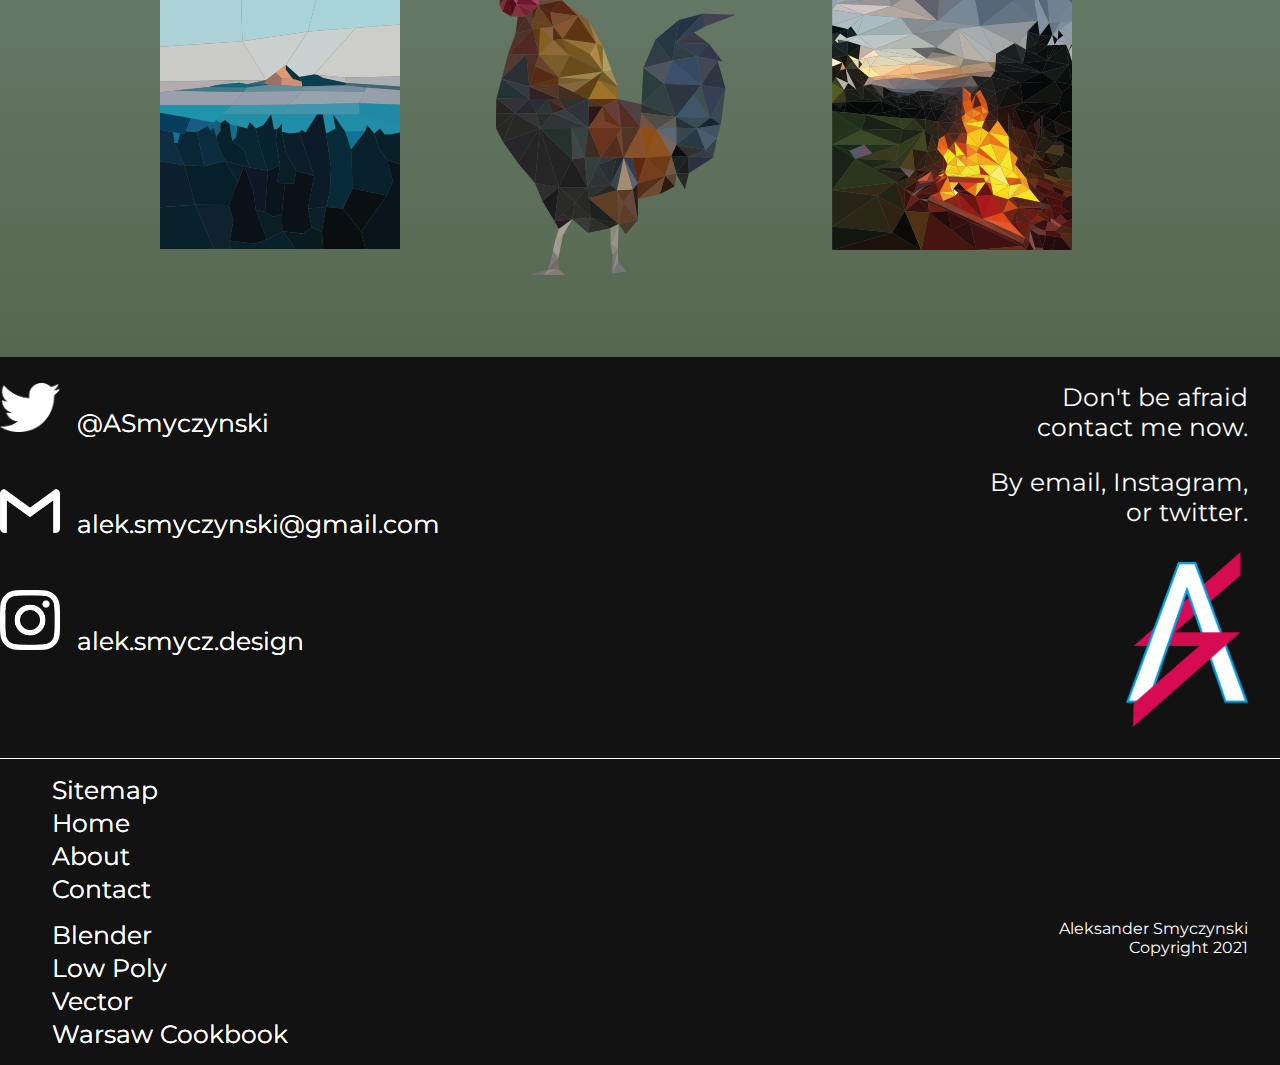
<file: lowpoly.html>
<!doctype html>
<html>
<head>
	<link rel="stylesheet" href="css/style.css" >
	<script src="js/script.js" defer></script>
	<link rel="preconnect" href="https://fonts.gstatic.com">
<link href="https://fonts.googleapis.com/css2?family=Montserrat:ital,wght@1,300&display=swap" rel="stylesheet">
	<link rel="icon" type="image/png" href="Images/Logonoc.png">

<meta charset="utf-8">
<title>index</title>
</head>

<body class="low">
	
<nav class="navbar">
	<div class="logonav"><img class="logonav1" src="Images/Logonoc.png" alt="logo"/></div>
	<a href="#" class="toggle-button">
	<span class="bar"></span>
	<span class="bar"></span>
	<span class="bar"></span>
	</a>
	<div class="navbar-links">
		<ul>
			<li><a href="index.html">Home</a></li>
			<li><a href="about.html">About</a></li>
			<li><a href="contact.html">Contact</a></li>
			<li><a href="#">Portfolio</a>
				<ul>
					<li><a href="blender.html">Blender</a></li>
				  <li><a href="lowpoly.html">Low Poly Art</a></li>
				  <li><a href="vector.html">Vector Designs</a></li>
				  <li><a href="warsaw.html">Warsaw Cookbook</a></li>
			  </ul>
			</li>
	  </ul>
  </div>
	</nav>
	

	
<div class="par-main">
  <h1>Why make low poly art</h1>
  <p>The low poly art pieces were made to show how a low poly art style would look in a game that I and a team of fiends had to make for a project. This evolved into creating several low poly pieces using adobe Illustrator. </p>
		
	</div>
	
	
	
	<div class="vieo"><iframe  src="https://www.youtube.com/embed/F8awkBzpUIw" frameborder="0" allow="accelerometer; autoplay; clipboard-write; encrypted-media; gyroscope; picture-in-picture" allowfullscreen></iframe></div>
	
	<div class="par-main"><h1>Story behind the Low Poly art</h1>
	  <p>I started off simple to get an idea of how difficult this would be I decided to create a cock in the low poly art style since they have a lot of colours this would show how easy it is to recognise without fine detail. I spent maybe an hour crating this first piece and I fell that it came out quite well. This was followed by the mountain top which I changed styles, instead of triangles I would now use quadrilaterals which would give the image a different feeling. This also came out well. For the last piece I decided to use a lot of triangles to show finer details this was time consuming process and took several hours. 
		 <br>
		 <br>
	All these pieces are similar yet distinct from one another showing just how versatile the art style can be.
		  
</p></div>
	
	
	
	<div class="wrapper">
	
		<section class="collumns">
		<div class="collumn"><img class="lowpoly" src="Images/Mountain.svg" alt="mountain"/></div>
		
		<div class="collumn" id="middleimg"><img class="lowpoly" src="Images/Cock.svg" alt="Cock"/></div>
			
		<div class="collumn"><img class="lowpoly" src="Images/fire.svg" alt="Fire"/></div>
		
		</section>
	
	
	</div>
	
	
	<footer>
		<div class="wrap">
		<section class="left">
		<div class="social-media1"><img class="socialicon" src="Images/twitter.png" alt=""/> <a class="text-social" href="#">@ASmyczynski</a></div>
		<div class="social-media1"><img class="socialicon" src="Images/email.png" alt=""/> <a class="text-social" href="#">alek.smyczynski@gmail.com</a></div>
		<div class="social-media1"><img class="socialicon" src="Images/insta.png" alt=""/> <a class="text-social" href="#">alek.smycz.design</a></div>
		</section>
			<section class="right">
				
		<div class="textfoot">
		 <p>Don't be afraid <br>
	    contact me now.</p> 
			
		<p>By email, Instagram,<br>
			or twitter.	</p>
			
		<img class="logofoot" src="Images/Logonoc.png" alt="logo"/>	
			
			</div>
			</section>
			
				</div>
		
		
			
		
		<div class="botfoot">
			<section class="left">
			<ul class="listfoot">
		<li class="itemfoot"><a class="text-social" href="Sitemap.html">Sitemap</a></li>
		<li class="itemfoot"><a class="text-social" href="index.html">Home</a></li>
		<li class="itemfoot"><a class="text-social" href="about.html">About</a></li>
		<li class="itemfoot"><a class="text-social" href="contact.html">Contact</a></li>
			</ul>
			
			<ul class="listfoot">
		<li class="itemfoot"><a class="text-social" href="blender.html">Blender</a></li>
		<li class="itemfoot"><a class="text-social" href="lowpoly.html">Low Poly</a></li>
		<li class="itemfoot"><a class="text-social" href="vector.html">Vector</a></li>
		<li class="itemfoot"><a class="text-social" href="warsaw.html">Warsaw Cookbook</a></li>
			</ul>
			</section>
			
			<section class="right">
			<p class="copyright">Aleksander Smyczynski <br>Copyright 2021  </p>
		</section>
		</div>
	
	</footer>
	
	
</body>
</html>
</file>
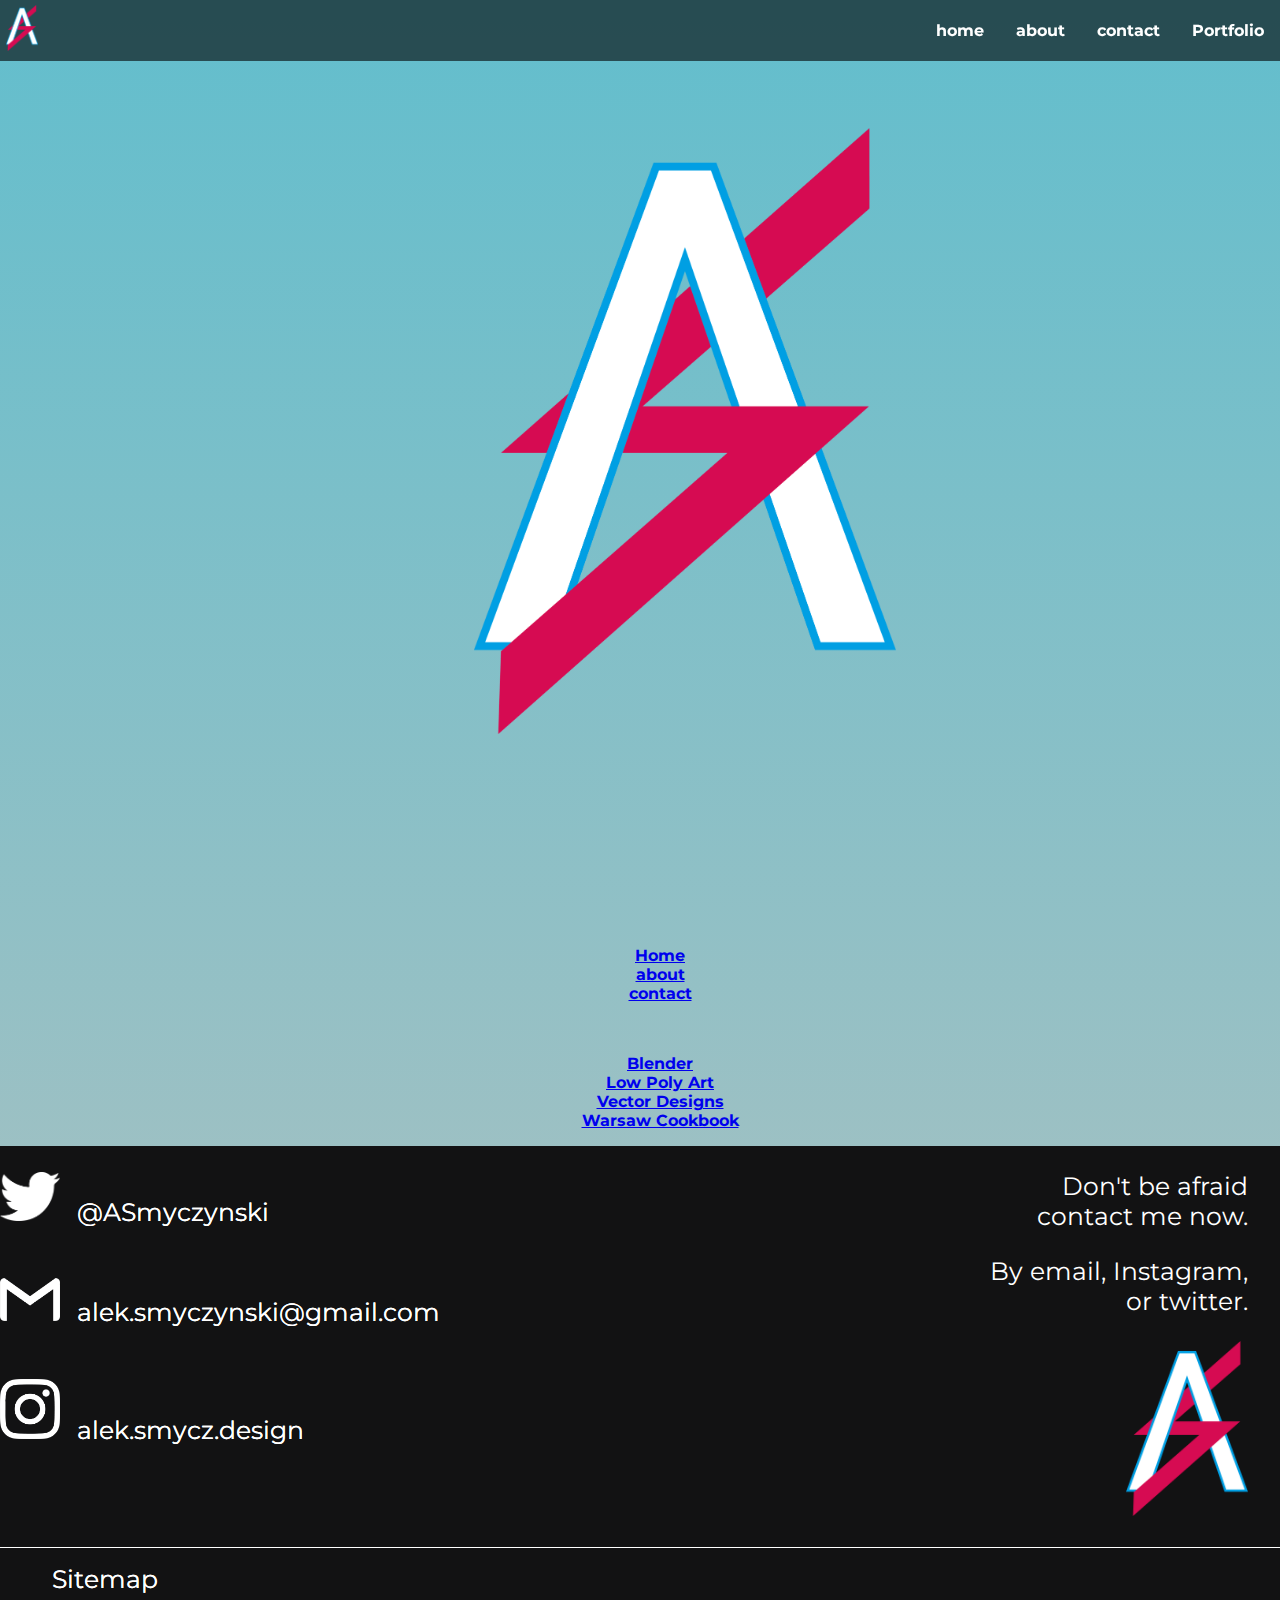
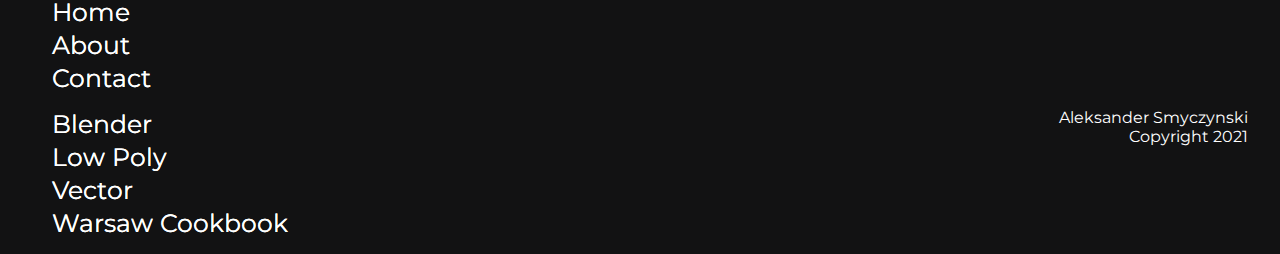
<file: Site map.html>
<!doctype html>
<html>
<head>
	<link rel="stylesheet" href="css/style.css" >
	<script src="js/script.js" defer></script>
	<link rel="preconnect" href="https://fonts.gstatic.com">
<link href="https://fonts.googleapis.com/css2?family=Montserrat:ital,wght@1,300&display=swap" rel="stylesheet">
<link rel="icon" type="image/png" href="Images/Logonoc.png">
<meta charset="utf-8">
<title>index</title>
</head>

<body>
	
<nav class="navbar">
	<div class="logonav"><img class="logonav1" src="Images/Logonoc.png" alt="logo"/></div>
	<a href="#" class="toggle-button">
	<span class="bar"></span>
	<span class="bar"></span>
	<span class="bar"></span>
	</a>
	<div class="navbar-links">
		<ul>
			<li><a href="index.html">home</a></li>
			<li><a href="about.html">about</a></li>
			<li><a href="contact.html">contact</a></li>
			<li><a href="#">Portfolio</a>
				<ul>
					<li><a href="blender.html">Blender</a></li>
				  <li><a href="lowpoly.html">Low Poly Art</a></li>
				  <li><a href="vector.html">Vector Designs</a></li>
				  <li><a href="warsaw.html">Warsaw Cookbook</a></li>
			  </ul>
			</li>
	  </ul>
  </div>
	</nav>
	

	
	<div class="logo-main">
    <img class="logo1" src="Images/Logonoc.png" alt="logo"/> </div>
	
	<div class="grid-containersitemap">
  <div class="sitetop"><ul class="sitemap">
	  <li class="sitemap1"><a href="index.html">Home</a></li>
	  <li class="sitemap1"><a href="about.html">about</a></li>
	  <li class="sitemap1"><a href="contact.html">contact</a></li>
	  
	  </ul></div>
		
  <div class="sitebot"><ul class="sitemap">
	  <li class="sitemap1"><a href="blender.html">Blender</a></li>
	  <li class="sitemap1"><a href="lowpoly.html">Low Poly Art</a></li>
	  <li class="sitemap1"><a href="vector.html">Vector Designs</a></li>
	  <li class="sitemap1"><a href="warsaw.html">Warsaw Cookbook</a></li>
	  </ul></div>
</div>
	
	

	
	<footer>
		<div class="wrap">
		<section class="left">
		<div class="social-media1"><img class="socialicon" src="Images/twitter.png" alt=""/> <a class="text-social" href="#">@ASmyczynski</a></div>
		<div class="social-media1"><img class="socialicon" src="Images/email.png" alt=""/> <a class="text-social" href="#">alek.smyczynski@gmail.com</a></div>
		<div class="social-media1"><img class="socialicon" src="Images/insta.png" alt=""/> <a class="text-social" href="#">alek.smycz.design</a></div>
		</section>
			<section class="right">
				
		<div class="textfoot">
		 <p>Don't be afraid <br>
	    contact me now.</p> 
			
		<p>By email, Instagram,<br>
			or twitter.	</p>
			
		<img class="logofoot" src="Images/Logonoc.png" alt="logo"/>	
			
			</div>
			</section>
			
				</div>
		
		
			
		
		<div class="botfoot">
			<section class="left">
			<ul class="listfoot">
		<li class="itemfoot"><a class="text-social" href="Sitemap.html">Sitemap</a></li>
		<li class="itemfoot"><a class="text-social" href="index.html">Home</a></li>
		<li class="itemfoot"><a class="text-social" href="about.html">About</a></li>
		<li class="itemfoot"><a class="text-social" href="contact.html">Contact</a></li>
			</ul>
			
			<ul class="listfoot">
		<li class="itemfoot"><a class="text-social" href="blender.html">Blender</a></li>
		<li class="itemfoot"><a class="text-social" href="lowpoly.html">Low Poly</a></li>
		<li class="itemfoot"><a class="text-social" href="vector.html">Vector</a></li>
		<li class="itemfoot"><a class="text-social" href="warsaw.html">Warsaw Cookbook</a></li>
			</ul>
			</section>
			
			<section class="right">
			<p class="copyright">Aleksander Smyczynski <br>Copyright 2021  </p>
		</section>
		</div>
	
	</footer>
	
	
</body>
</html>
</file>
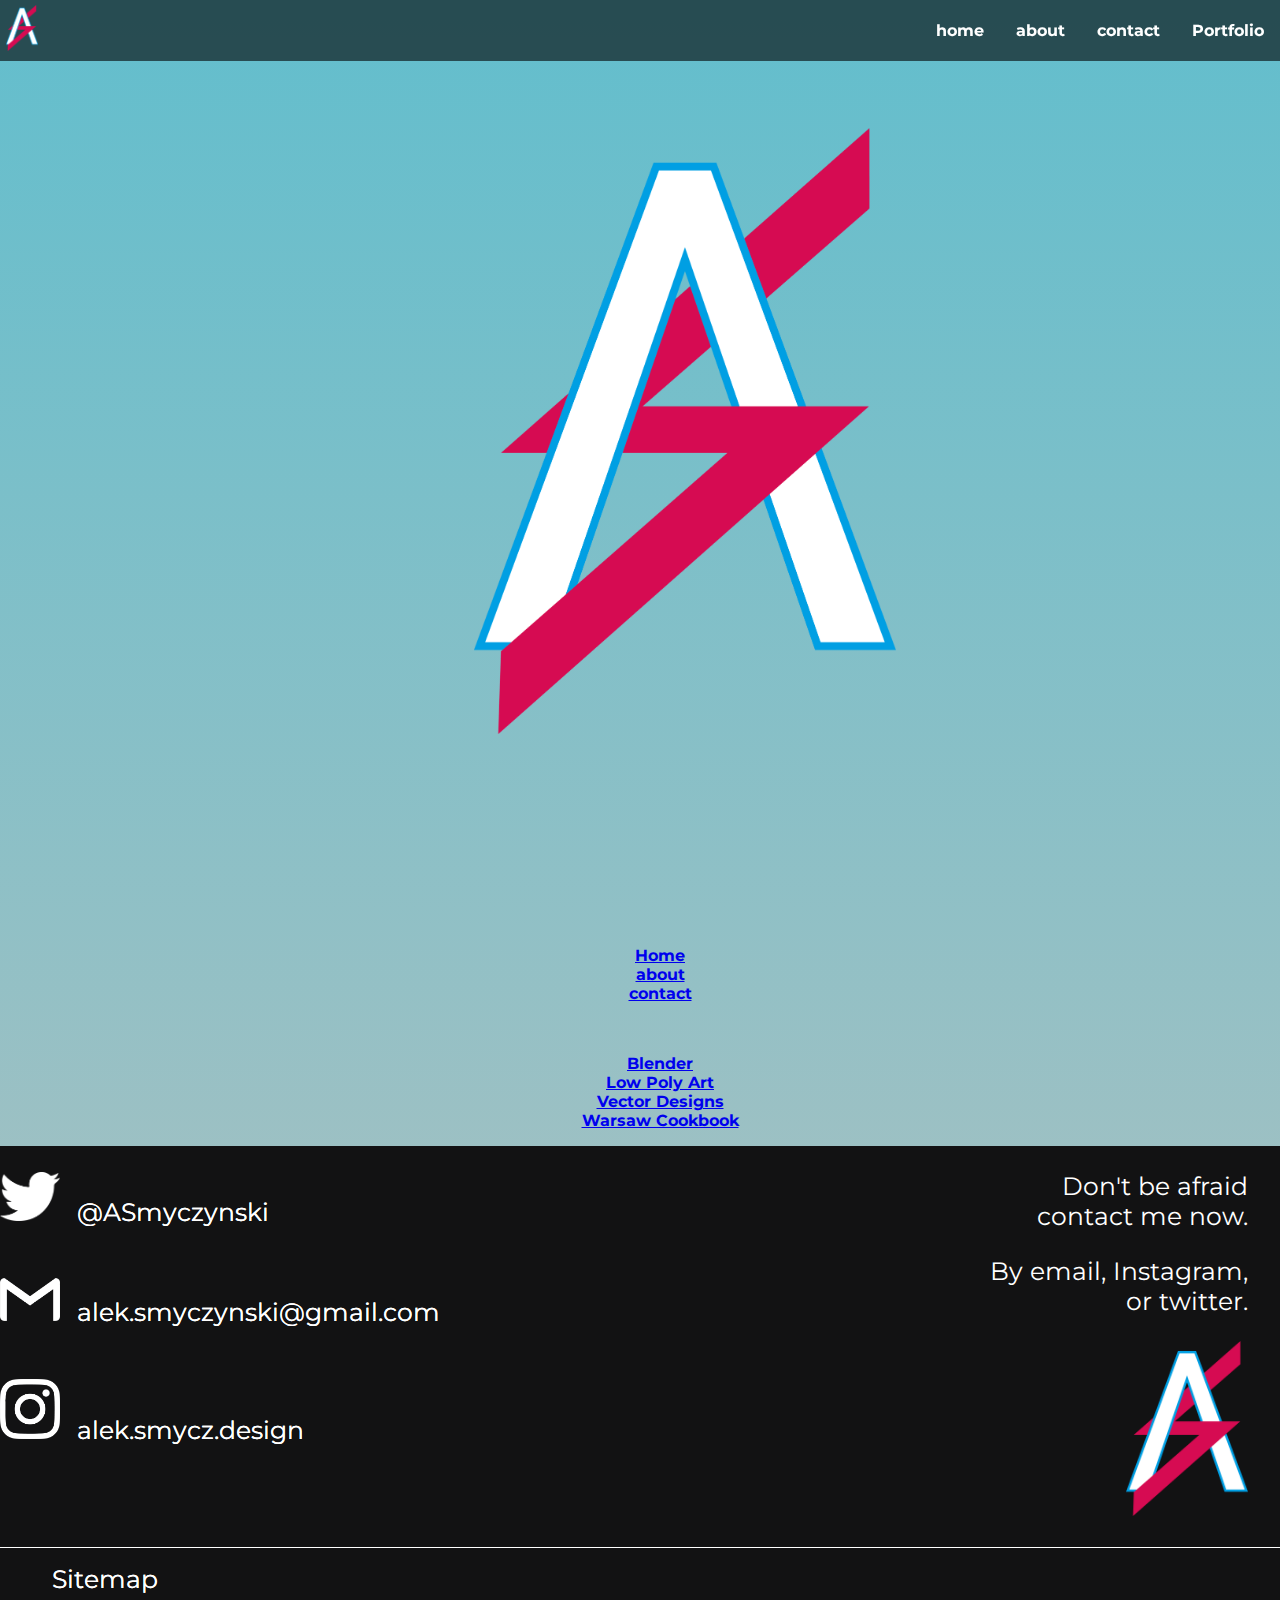
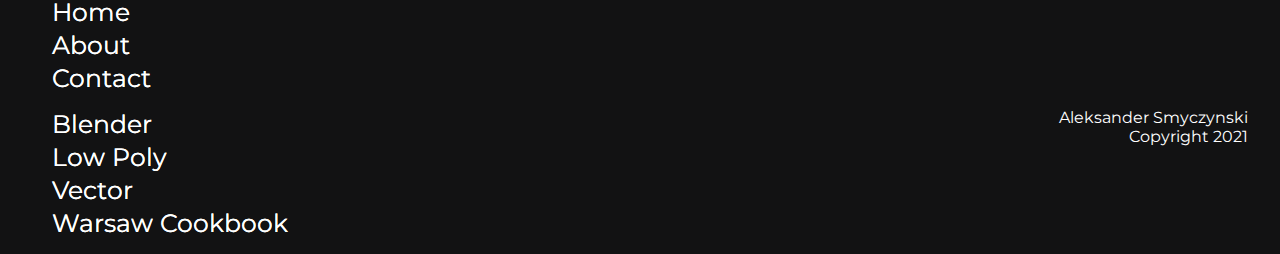
<file: Sitemap.html>
<!doctype html>
<html>
<head>
	<link rel="stylesheet" href="css/style.css" >
	<script src="js/script.js" defer></script>
	<link rel="preconnect" href="https://fonts.gstatic.com">
<link href="https://fonts.googleapis.com/css2?family=Montserrat:ital,wght@1,300&display=swap" rel="stylesheet">
	<link rel="icon" type="image/png" href="Images/Logonoc.png">

<meta charset="utf-8">
<title>index</title>
</head>

<body>
	
<nav class="navbar">
	<div class="logonav"><img class="logonav1" src="Images/Logonoc.png" alt="logo"/></div>
	<a href="#" class="toggle-button">
	<span class="bar"></span>
	<span class="bar"></span>
	<span class="bar"></span>
	</a>
	<div class="navbar-links">
		<ul>
			<li><a href="index.html">home</a></li>
			<li><a href="about.html">about</a></li>
			<li><a href="contact.html">contact</a></li>
			<li><a href="#">Portfolio</a>
				<ul>
					<li><a href="blender.html">Blender</a></li>
				  <li><a href="lowpoly.html">Low Poly Art</a></li>
				  <li><a href="vector.html">Vector Designs</a></li>
				  <li><a href="warsaw.html">Warsaw Cookbook</a></li>
			  </ul>
			</li>
	  </ul>
  </div>
	</nav>
	

	
	<div class="logo-main">
    <img class="logo1" src="Images/Logonoc.png" alt="logo"/> </div>
	
	<div class="grid-containersitemap">
  <div class="sitetop"><ul class="sitemap">
	  <li class="sitemap1"><a href="index.html">Home</a></li>
	  <li class="sitemap1"><a href="about.html">about</a></li>
	  <li class="sitemap1"><a href="contact.html">contact</a></li>
	  
	  </ul></div>
		
  <div class="sitebot"><ul class="sitemap">
	  <li class="sitemap1"><a href="blender.html">Blender</a></li>
	  <li class="sitemap1"><a href="lowpoly.html">Low Poly Art</a></li>
	  <li class="sitemap1"><a href="vector.html">Vector Designs</a></li>
	  <li class="sitemap1"><a href="warsaw.html">Warsaw Cookbook</a></li>
	  </ul></div>
</div>
	
	

	
	<footer>
		<div class="wrap">
		<section class="left">
		<div class="social-media1"><img class="socialicon" src="Images/twitter.png" alt=""/> <a class="text-social" href="#">@ASmyczynski</a></div>
		<div class="social-media1"><img class="socialicon" src="Images/email.png" alt=""/> <a class="text-social" href="#">alek.smyczynski@gmail.com</a></div>
		<div class="social-media1"><img class="socialicon" src="Images/insta.png" alt=""/> <a class="text-social" href="#">alek.smycz.design</a></div>
		</section>
			<section class="right">
				
		<div class="textfoot">
		 <p>Don't be afraid <br>
	    contact me now.</p> 
			
		<p>By email, Instagram,<br>
			or twitter.	</p>
			
		<img class="logofoot" src="Images/Logonoc.png" alt="logo"/>	
			
			</div>
			</section>
			
				</div>
		
		
			
		
		<div class="botfoot">
			<section class="left">
			<ul class="listfoot">
		<li class="itemfoot"><a class="text-social" href="Site map.html">Sitemap</a></li>
		<li class="itemfoot"><a class="text-social" href="index.html">Home</a></li>
		<li class="itemfoot"><a class="text-social" href="about.html">About</a></li>
		<li class="itemfoot"><a class="text-social" href="contact.html">Contact</a></li>
			</ul>
			
			<ul class="listfoot">
		<li class="itemfoot"><a class="text-social" href="blender.html">Blender</a></li>
		<li class="itemfoot"><a class="text-social" href="lowpoly.html">Low Poly</a></li>
		<li class="itemfoot"><a class="text-social" href="vector.html">Vector</a></li>
		<li class="itemfoot"><a class="text-social" href="warsaw.html">Warsaw Cookbook</a></li>
			</ul>
			</section>
			
			<section class="right">
			<p class="copyright">Aleksander Smyczynski <br>Copyright 2021  </p>
		</section>
		</div>
	
	</footer>
	
	
</body>
</html>
</file>
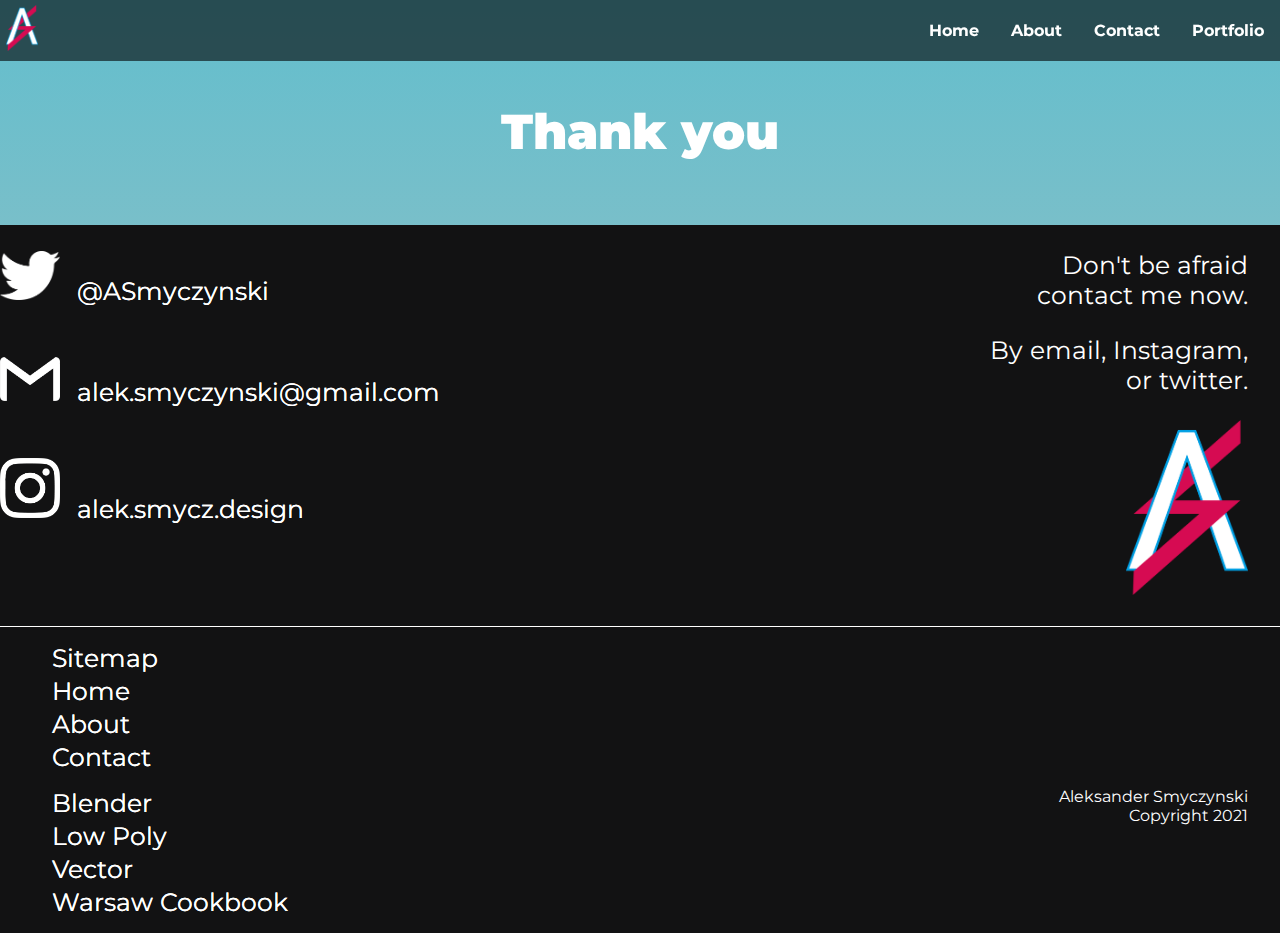
<file: thanktou.html>
<!doctype html>
<html>
<head>
	<link rel="stylesheet" href="css/style.css" >
	<script src="js/script.js" defer></script>
	<link rel="preconnect" href="https://fonts.gstatic.com">
<link href="https://fonts.googleapis.com/css2?family=Montserrat:ital,wght@1,300&display=swap" rel="stylesheet">
	<link rel="icon" type="image/png" href="Images/Logonoc.png">

<meta charset="utf-8">

</head>

<body>
	
	<title>Thank you page</title>
	
<nav class="navbar">
	<div class="logonav"><img class="logonav1" src="Images/Logonoc.png" alt="logo"/></div>
	<a href="#" class="toggle-button">
	<span class="bar"></span>
	<span class="bar"></span>
	<span class="bar"></span>
	</a>
	<div class="navbar-links">
		<ul>
			<li><a href="index.html">Home</a></li>
			<li><a href="about.html">About</a></li>
			<li><a href="contact.html">Contact</a></li>
			<li><a href="#">Portfolio</a>
				<ul>
					<li><a href="blender.html">Blender</a></li>
				  <li><a href="lowpoly.html">Low Poly Art</a></li>
				  <li><a href="vector.html">Vector Designs</a></li>
				  <li><a href="warsaw.html">Warsaw Cookbook</a></li>
			  </ul>
			</li>
	  </ul>
  </div>
	</nav>
	
<div class="par-main">
  <h2 id="thank">Thank you</h2>
  
		
	</div>
	


	
	
	
	
	<footer>
		<div class="wrap">
		<section class="left">
		<div class="social-media1"><img class="socialicon" src="Images/twitter.png" alt=""/> <a class="text-social" href="#">@ASmyczynski</a></div>
		<div class="social-media1"><img class="socialicon" src="Images/email.png" alt=""/> <a class="text-social" href="#">alek.smyczynski@gmail.com</a></div>
		<div class="social-media1"><img class="socialicon" src="Images/insta.png" alt=""/> <a class="text-social" href="#">alek.smycz.design</a></div>
		</section>
			<section class="right">
				
		<div class="textfoot">
		 <p>Don't be afraid <br>
	    contact me now.</p> 
			
		<p>By email, Instagram,<br>
			or twitter.	</p>
			
		<img class="logofoot" src="Images/Logonoc.png" alt="logo"/>	
			
			</div>
			</section>
			
				</div>
		
		
			
		
		<div class="botfoot">
			<section class="left">
			<ul class="listfoot">
		<li class="itemfoot"><a class="text-social" href="Sitemap.html">Sitemap</a></li>
		<li class="itemfoot"><a class="text-social" href="index.html">Home</a></li>
		<li class="itemfoot"><a class="text-social" href="about.html">About</a></li>
		<li class="itemfoot"><a class="text-social" href="contact.html">Contact</a></li>
			</ul>
			
			<ul class="listfoot">
		<li class="itemfoot"><a class="text-social" href="blender.html">Blender</a></li>
		<li class="itemfoot"><a class="text-social" href="lowpoly.html">Low Poly</a></li>
		<li class="itemfoot"><a class="text-social" href="vector.html">Vector</a></li>
		<li class="itemfoot"><a class="text-social" href="warsaw.html">Warsaw Cookbook</a></li>
			</ul>
			</section>
			
			<section class="right">
			<p class="copyright">Aleksander Smyczynski <br>Copyright 2021  </p>
		</section>
		</div>
	
	</footer>
	
	
</body>
</html>
</file>
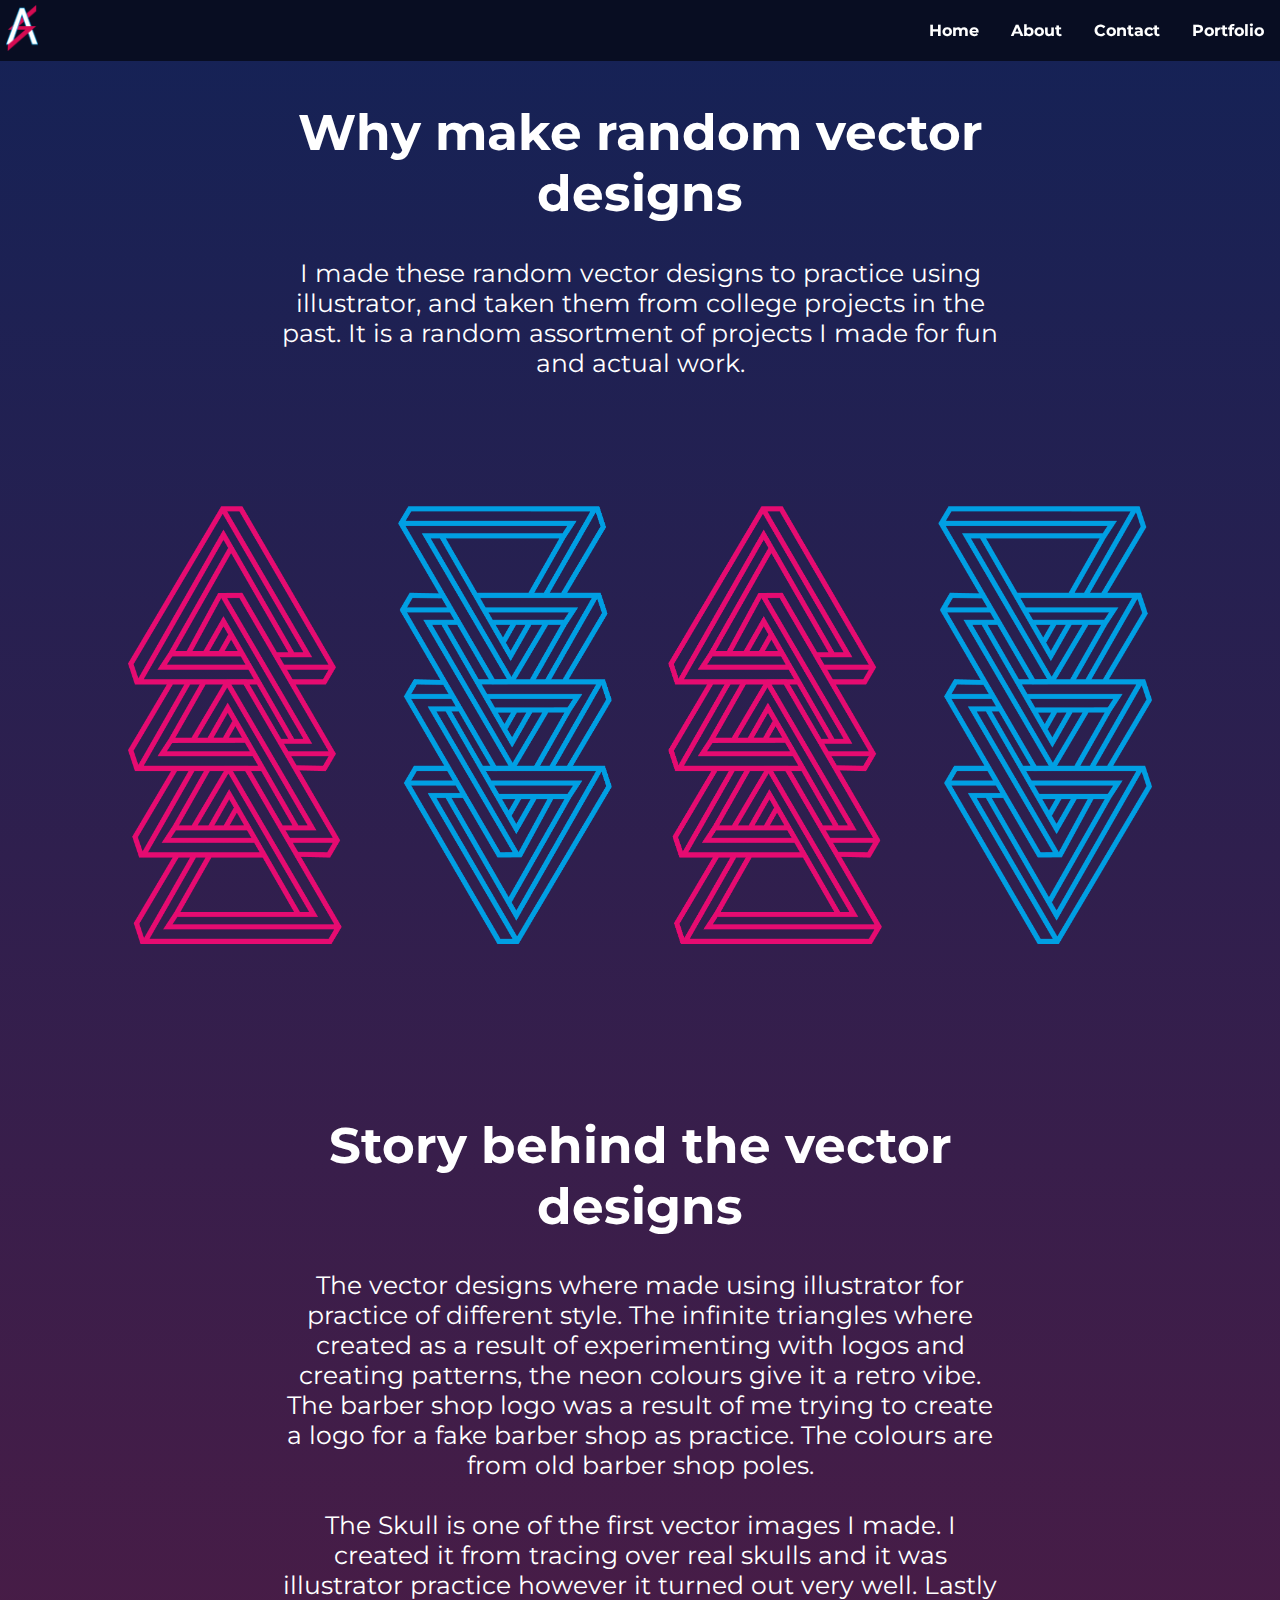
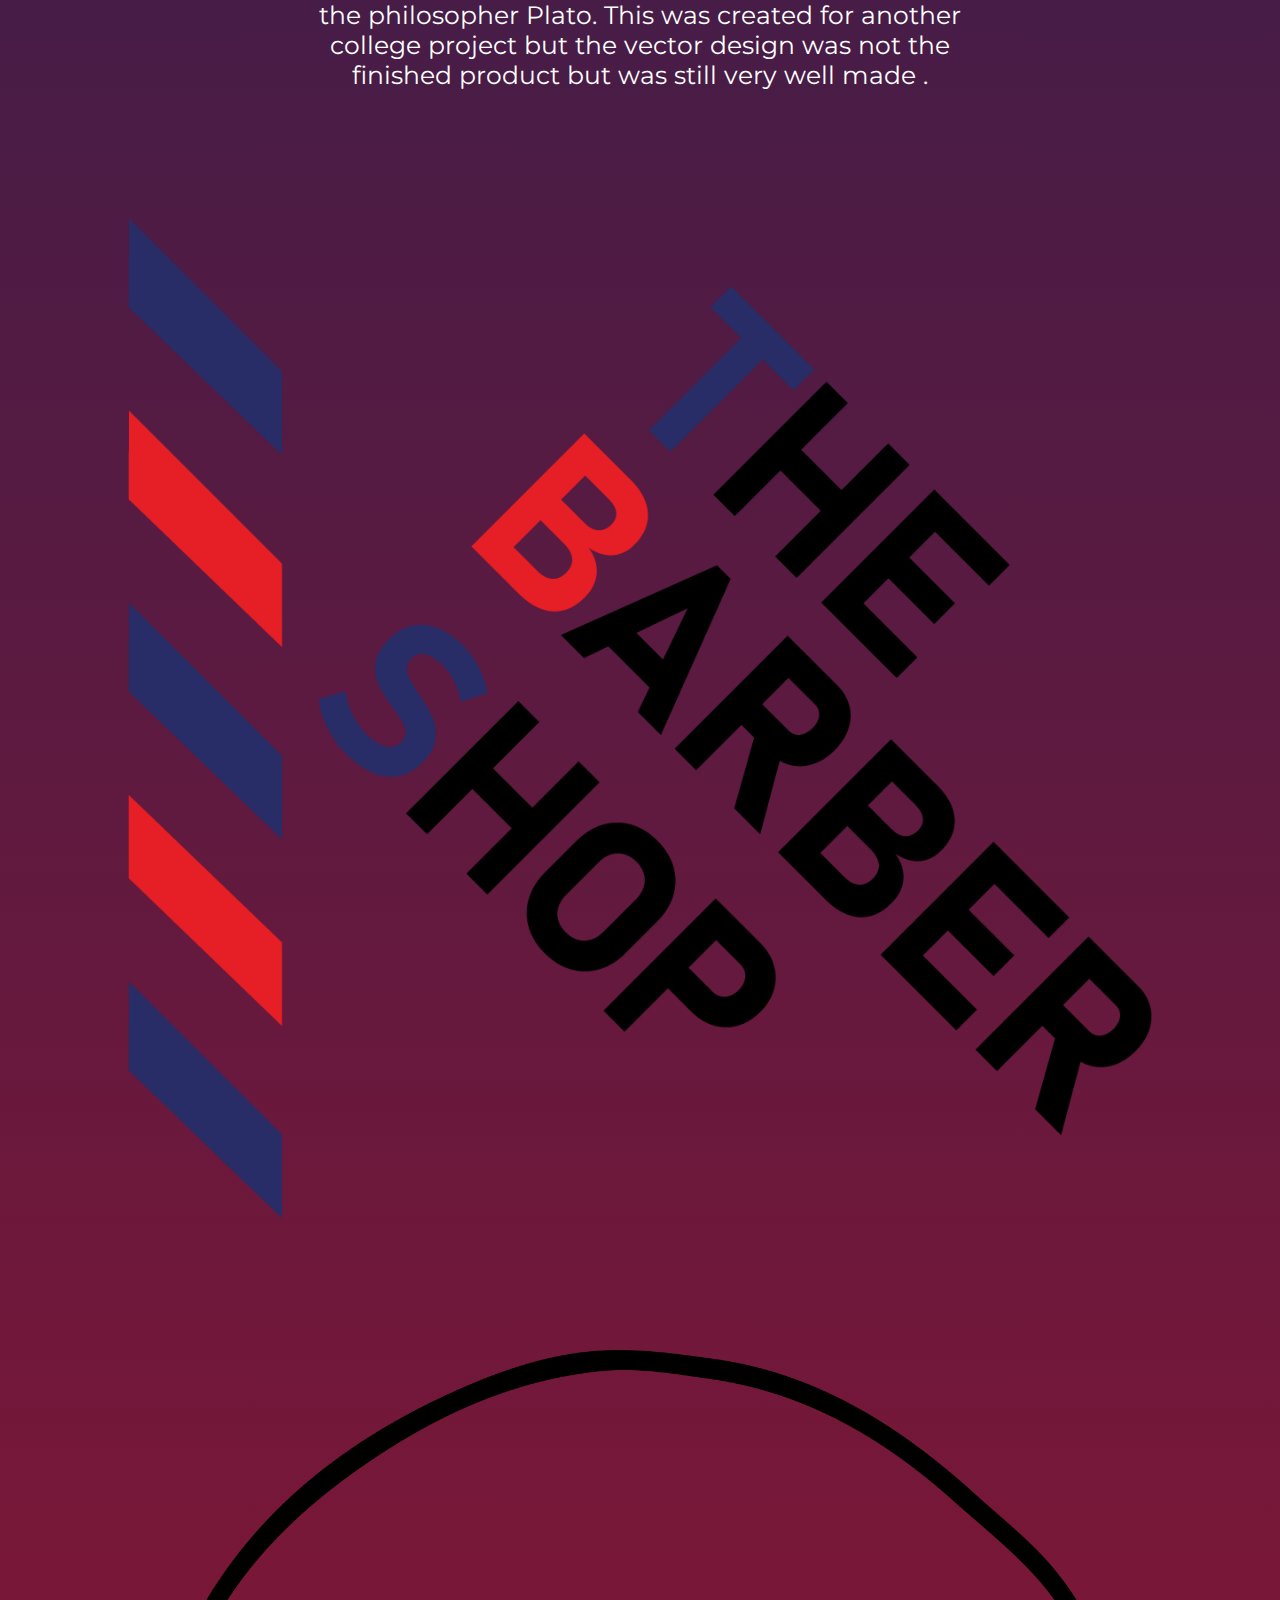
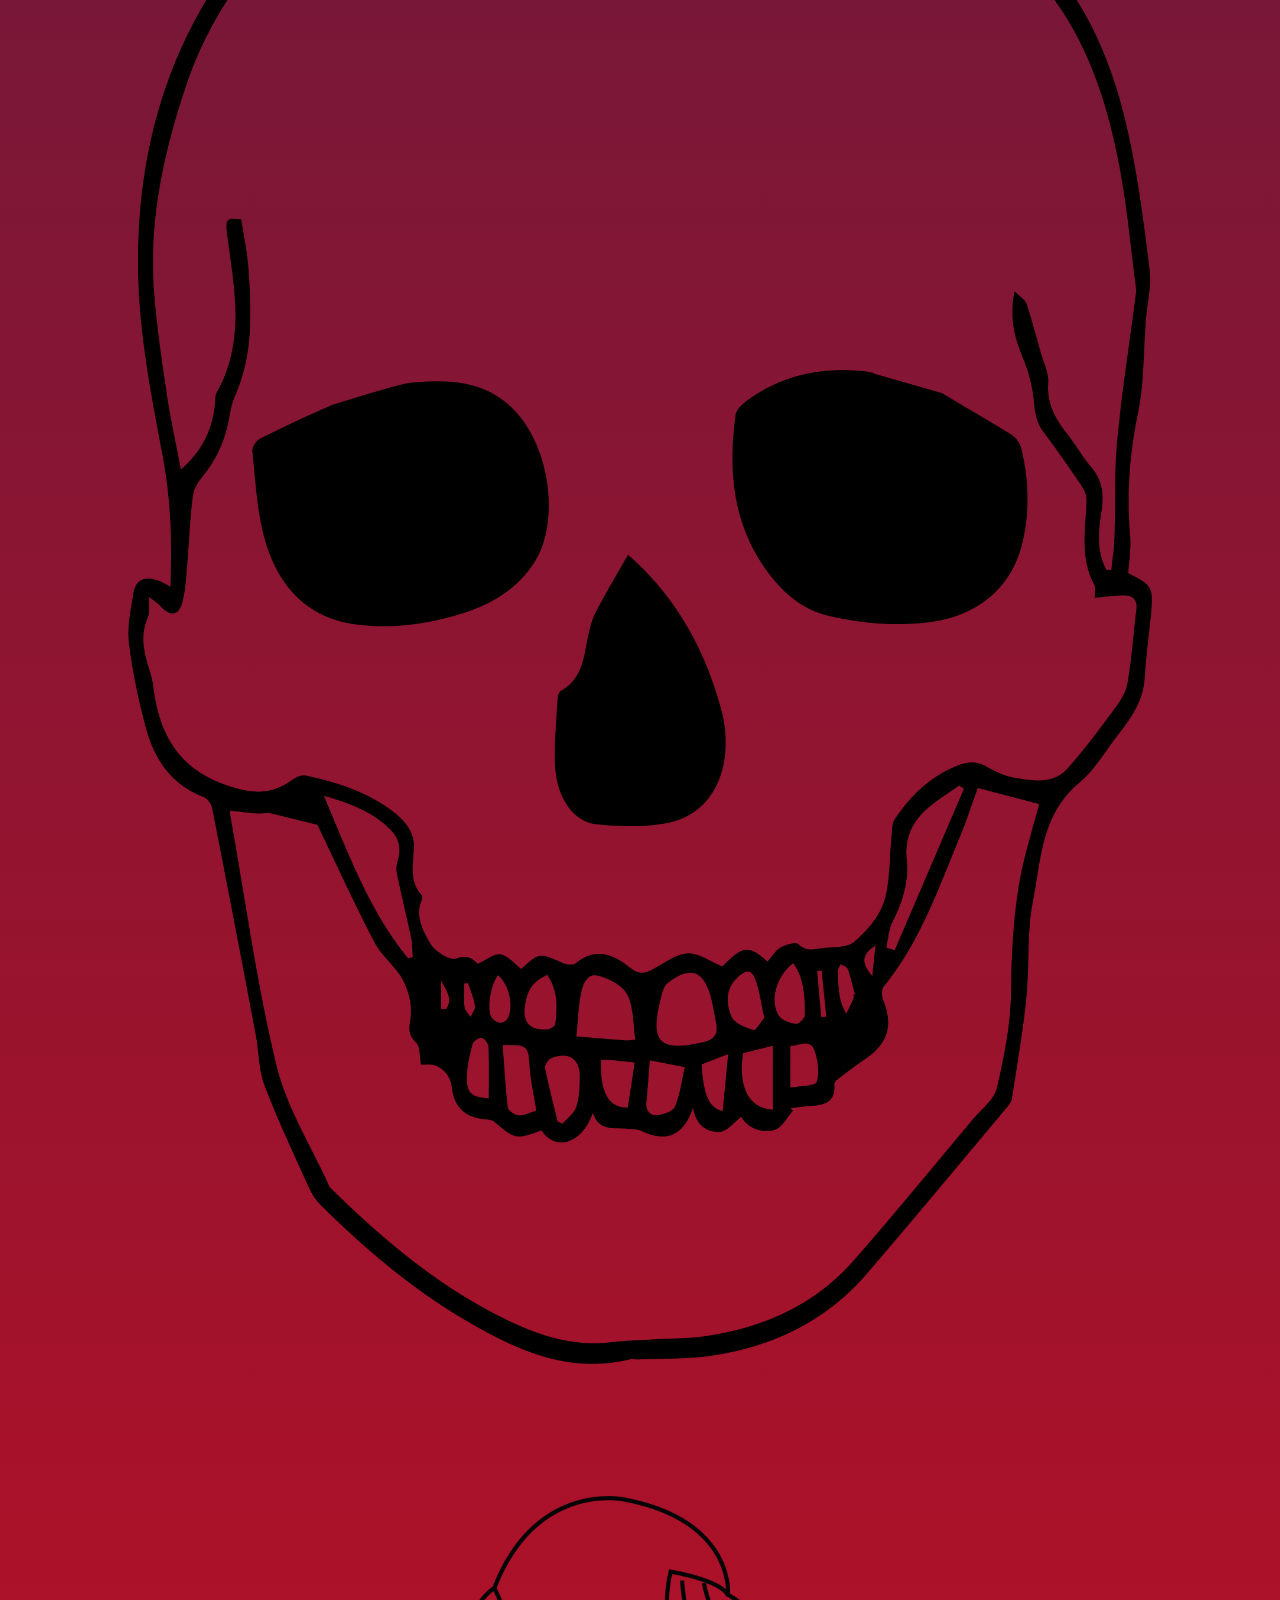
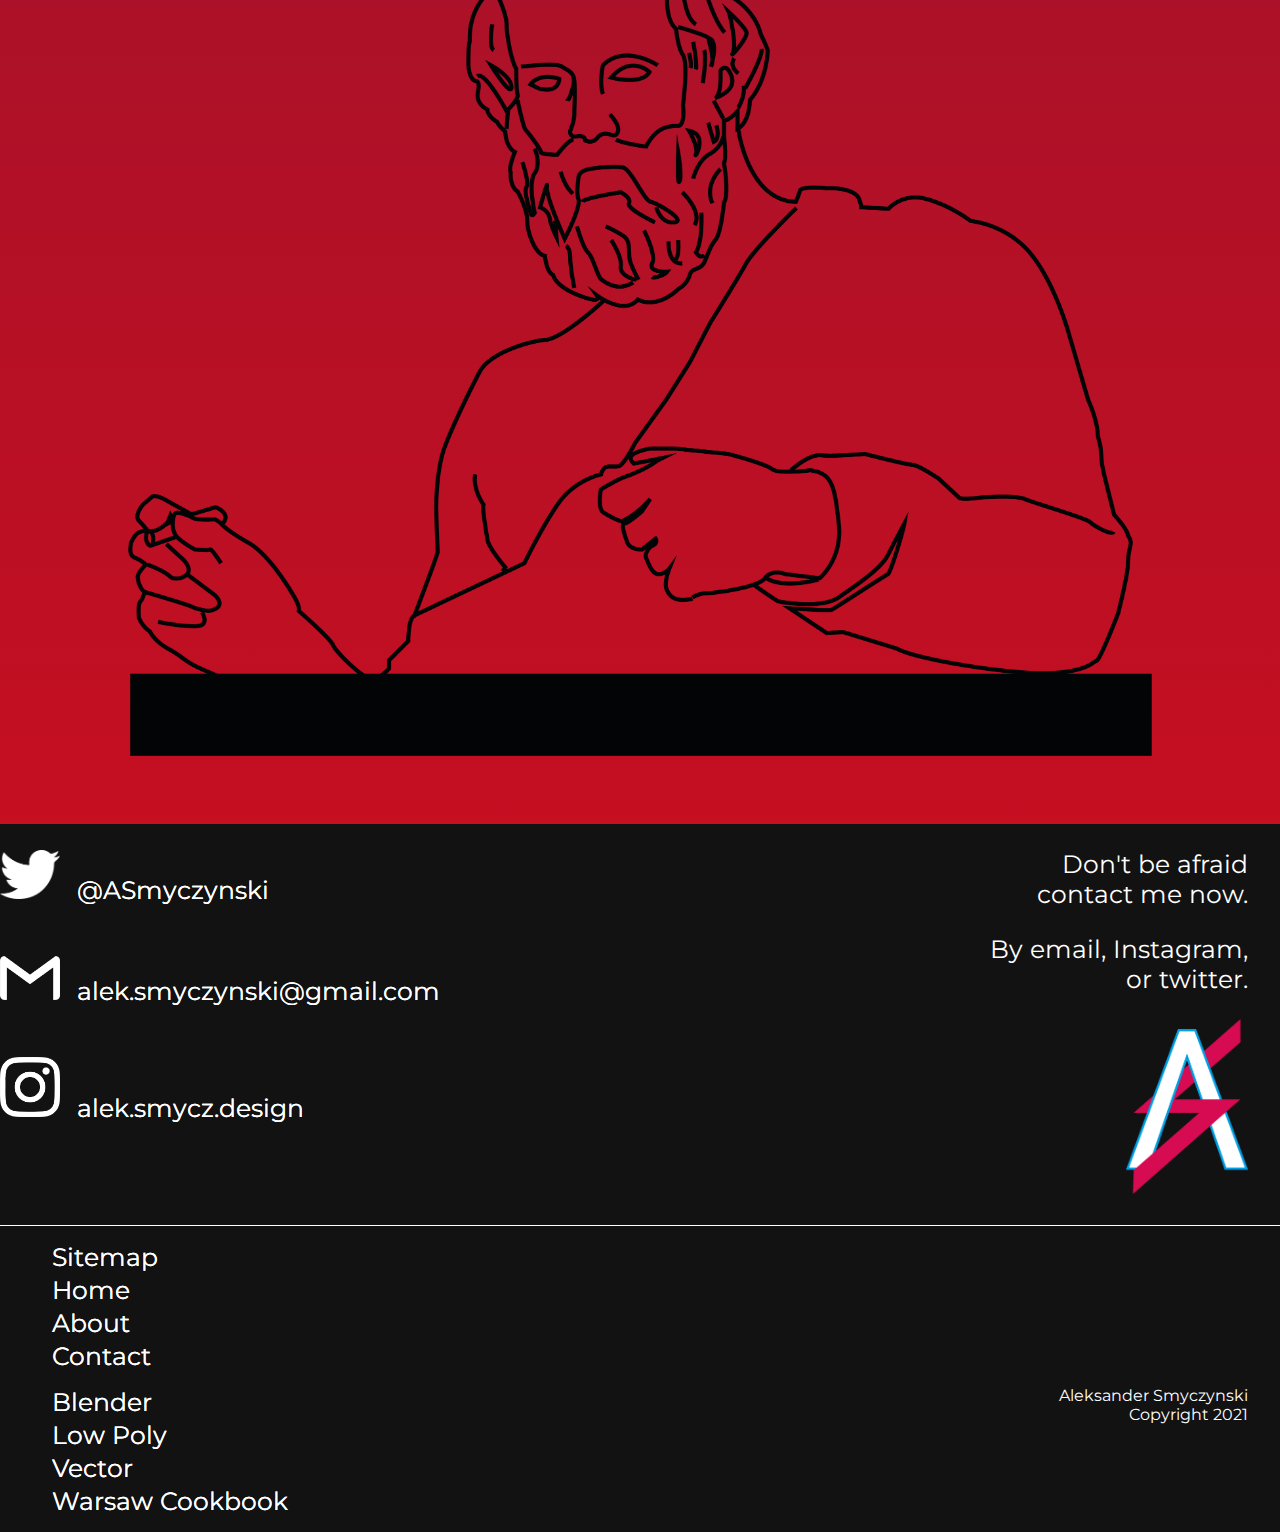
<file: vector.html>
<!doctype html>
<html>
<head>
	<link rel="stylesheet" href="css/style.css" >
	<script src="js/script.js" defer></script>
	<link rel="preconnect" href="https://fonts.gstatic.com">
<link href="https://fonts.googleapis.com/css2?family=Montserrat:ital,wght@1,300&display=swap" rel="stylesheet">
<link rel="icon" type="image/png" href="Images/Logonoc.png">
<meta charset="utf-8">
<title>index</title>
</head>

<body class="vec">
	
<nav class="navbar">
	<div class="logonav"><img class="logonav1" src="Images/Logonoc.png" alt="logo"/></div>
	<a href="#" class="toggle-button">
	<span class="bar"></span>
	<span class="bar"></span>
	<span class="bar"></span>
	</a>
	<div class="navbar-links">
		<ul>
			<li><a href="index.html">Home</a></li>
			<li><a href="about.html">About</a></li>
			<li><a href="contact.html">Contact</a></li>
			<li><a href="#">Portfolio</a>
				<ul>
					<li><a href="blender.html">Blender</a></li>
				  <li><a href="lowpoly.html">Low Poly Art</a></li>
				  <li><a href="vector.html">Vector Designs</a></li>
				  <li><a href="warsaw.html">Warsaw Cookbook</a></li>
			  </ul>
			</li>
	  </ul>
  </div>
	</nav>
	

	
<div class="par-main">
  <h1>Why make random vector designs</h1>
  <p>I made these random vector designs to practice using illustrator, and taken them from college projects in the past. It is a random assortment of projects I made for fun and actual work. </p>
		
	</div>
	
	
	
	<div><img class="img1" src="Images/triangles.png" alt="triangles"/></div>
	
	<div class="par-main"><h1>Story behind the vector designs</h1><p>The vector designs where made using illustrator for practice of different style. The infinite triangles where created as a result of experimenting with logos and creating patterns, the neon colours give it a retro vibe. The barber shop logo was a result of me trying to create a logo for a fake barber shop as practice. The colours are from old barber shop poles.<br>
		<br>
		 The Skull is one of the first vector images I made.
		I created it from tracing over real skulls and it was illustrator practice however it turned out very well. Lastly the philosopher Plato. This was created for another college project but the vector design was not the finished product but was still very well made .
</p></div>
	
	<div><img class="img1" src="Images/Barber.png" alt="Baerber Shop"/></div>
	
	<div><img class="img1" src="Images/Skull.png" alt="Skull"/></div>
	
	<div><img class="img1" src="Images/plato.png" alt="Plato"/></div>
	


	
	<footer>
		<div class="wrap">
		<section class="left">
		<div class="social-media1"><img class="socialicon" src="Images/twitter.png" alt=""/> <a class="text-social" href="#">@ASmyczynski</a></div>
		<div class="social-media1"><img class="socialicon" src="Images/email.png" alt=""/> <a class="text-social" href="#">alek.smyczynski@gmail.com</a></div>
		<div class="social-media1"><img class="socialicon" src="Images/insta.png" alt=""/> <a class="text-social" href="#">alek.smycz.design</a></div>
		</section>
			<section class="right">
				
		<div class="textfoot">
		 <p>Don't be afraid <br>
	    contact me now.</p> 
			
		<p>By email, Instagram,<br>
			or twitter.	</p>
			
		<img class="logofoot" src="Images/Logonoc.png" alt="logo"/>	
			
			</div>
			</section>
			
				</div>
		
		
			
		
		<div class="botfoot">
			<section class="left">
			<ul class="listfoot">
		<li class="itemfoot"><a class="text-social" href="Sitemap.html">Sitemap</a></li>
		<li class="itemfoot"><a class="text-social" href="index.html">Home</a></li>
		<li class="itemfoot"><a class="text-social" href="about.html">About</a></li>
		<li class="itemfoot"><a class="text-social" href="contact.html">Contact</a></li>
			</ul>
			
			<ul class="listfoot">
		<li class="itemfoot"><a class="text-social" href="blender.html">Blender</a></li>
		<li class="itemfoot"><a class="text-social" href="lowpoly.html">Low Poly</a></li>
		<li class="itemfoot"><a class="text-social" href="vector.html">Vector</a></li>
		<li class="itemfoot"><a class="text-social" href="warsaw.html">Warsaw Cookbook</a></li>
			</ul>
			</section>
			
			<section class="right">
			<p class="copyright">Aleksander Smyczynski <br>Copyright 2021  </p>
		</section>
		</div>
	
	</footer>
	
	
</body>
</html>
</file>
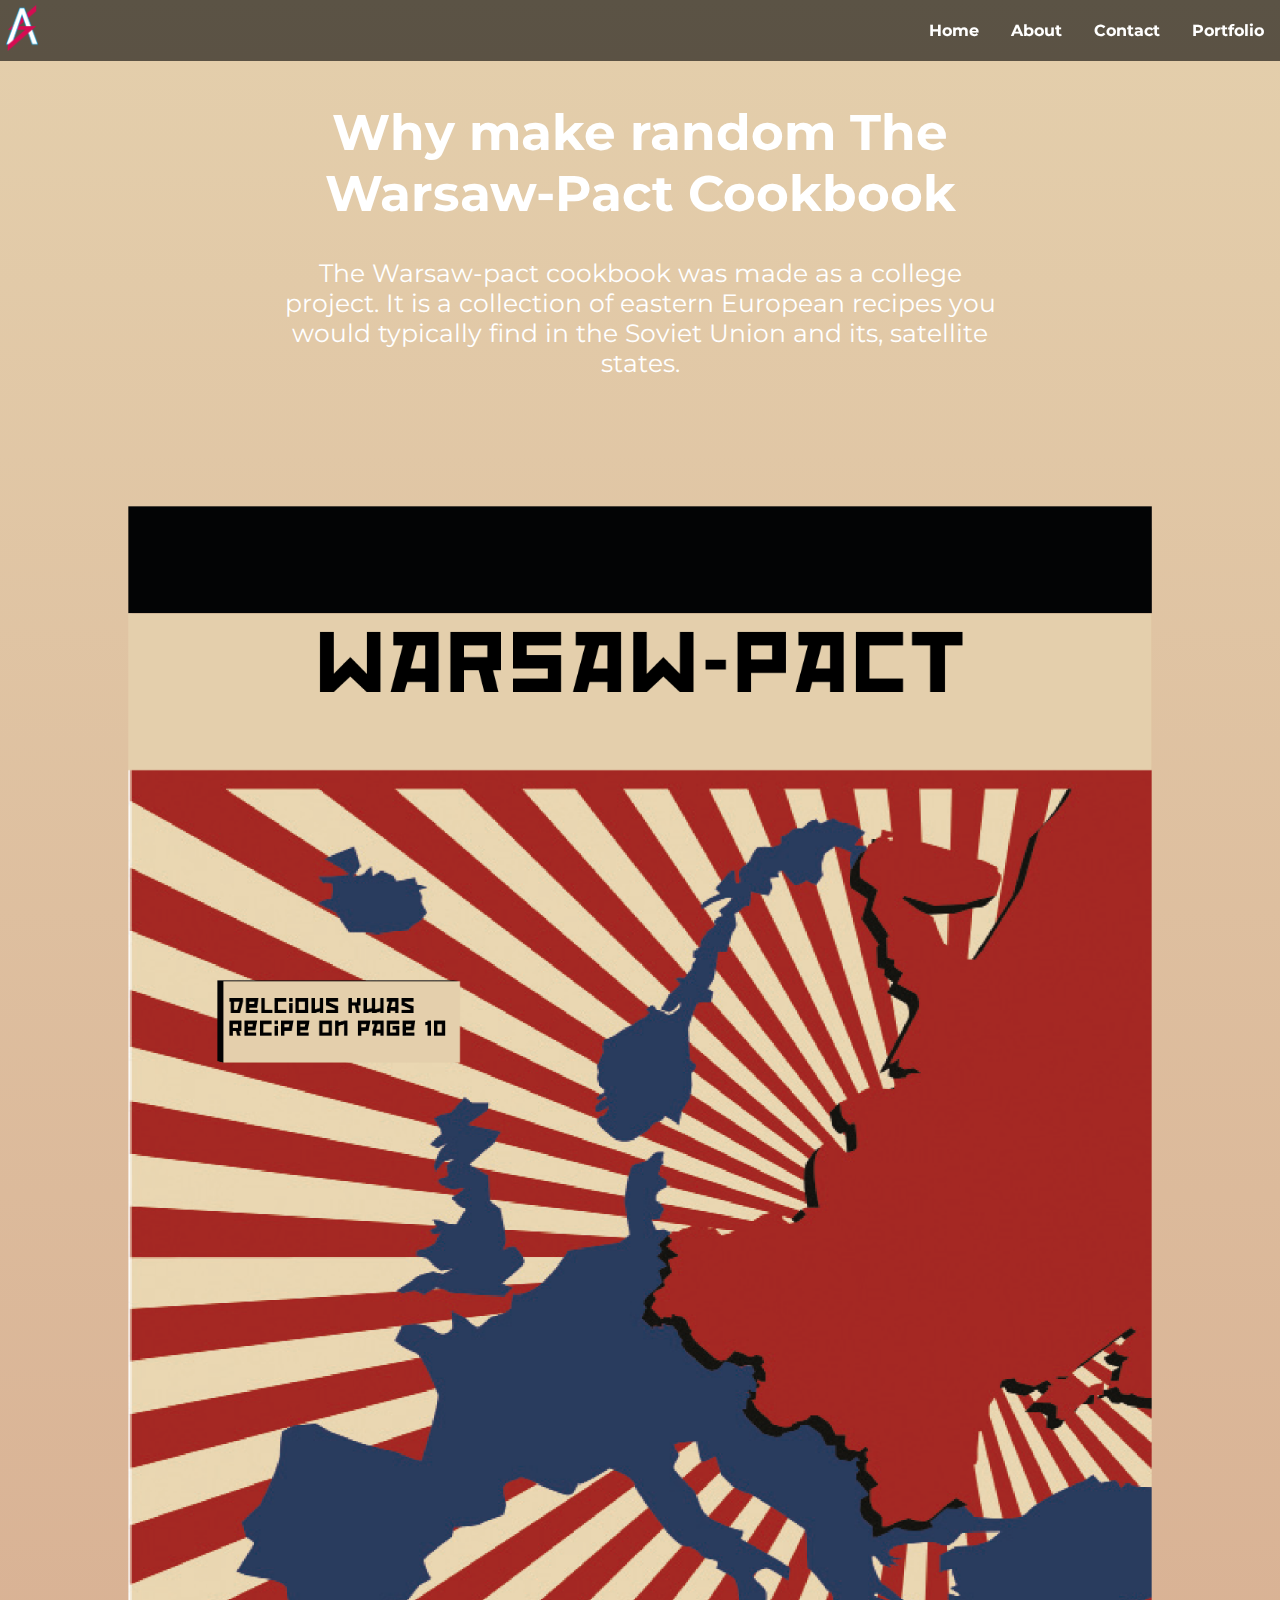
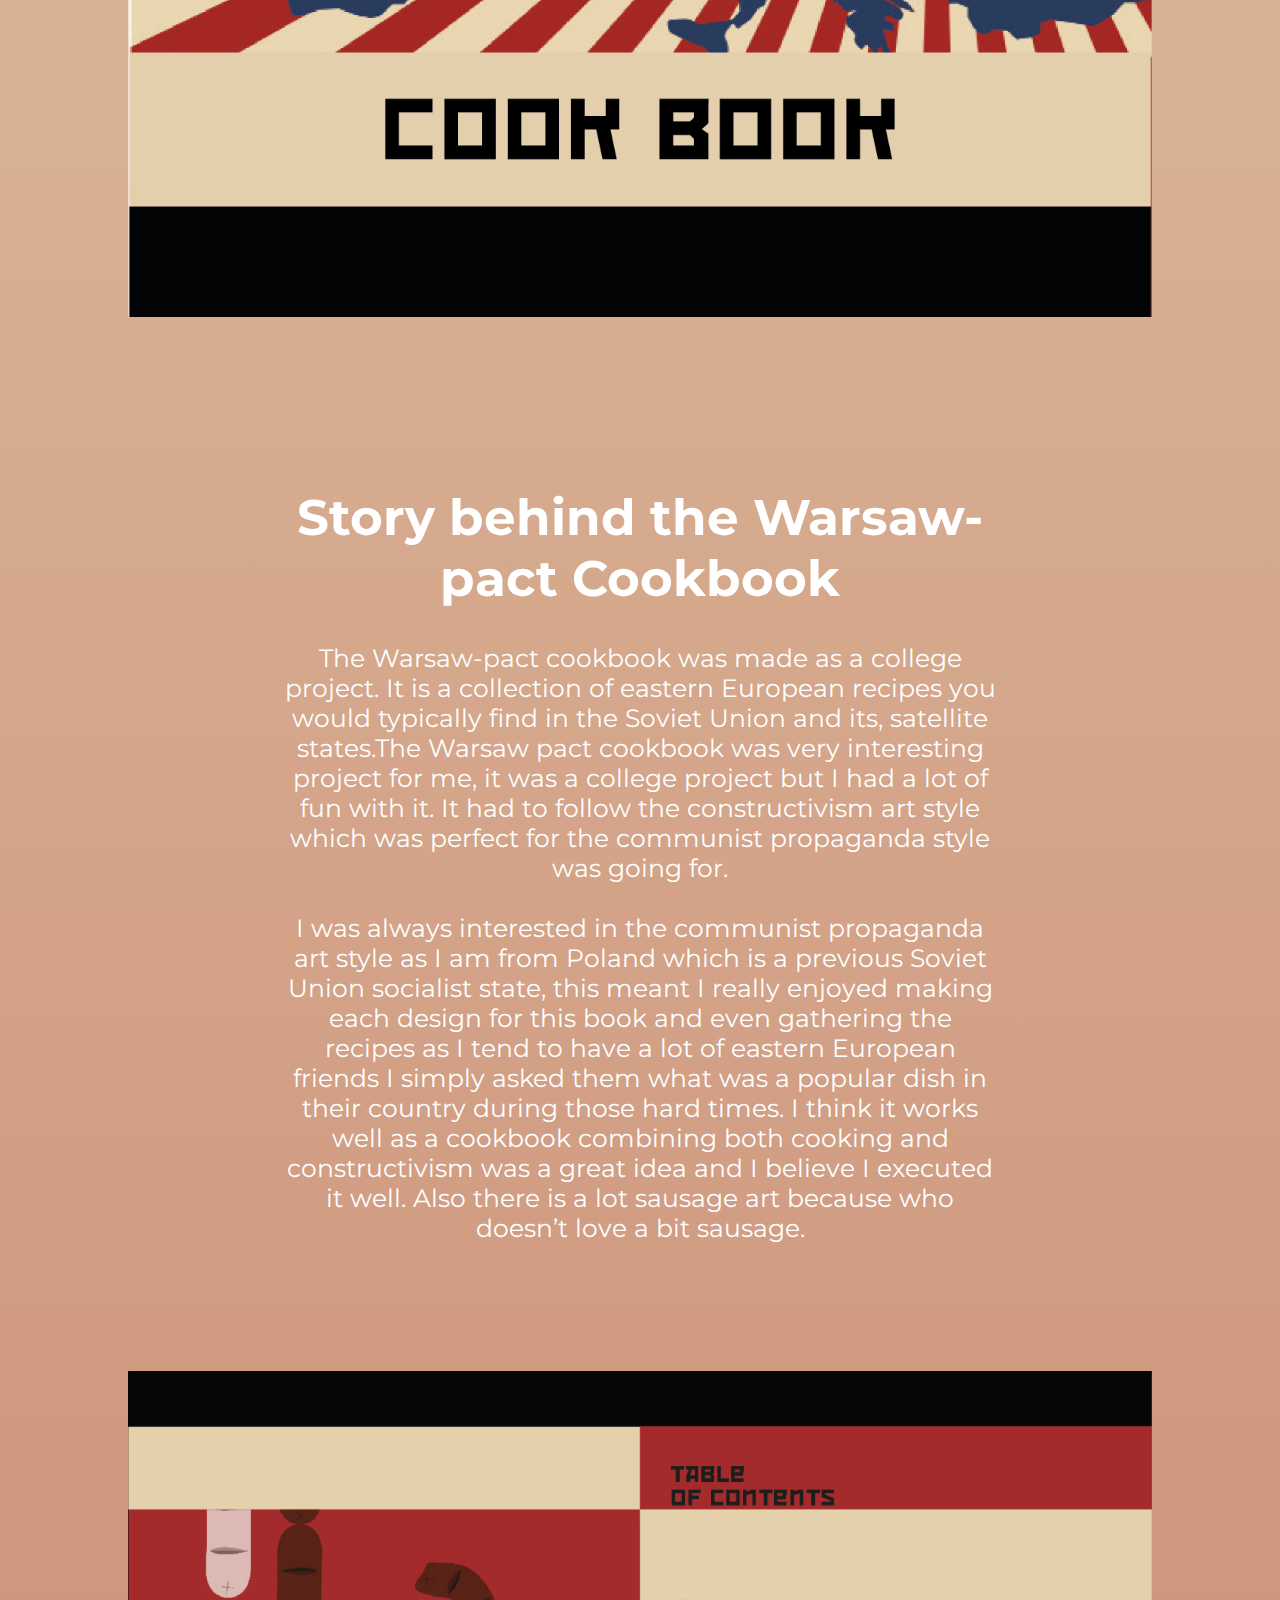
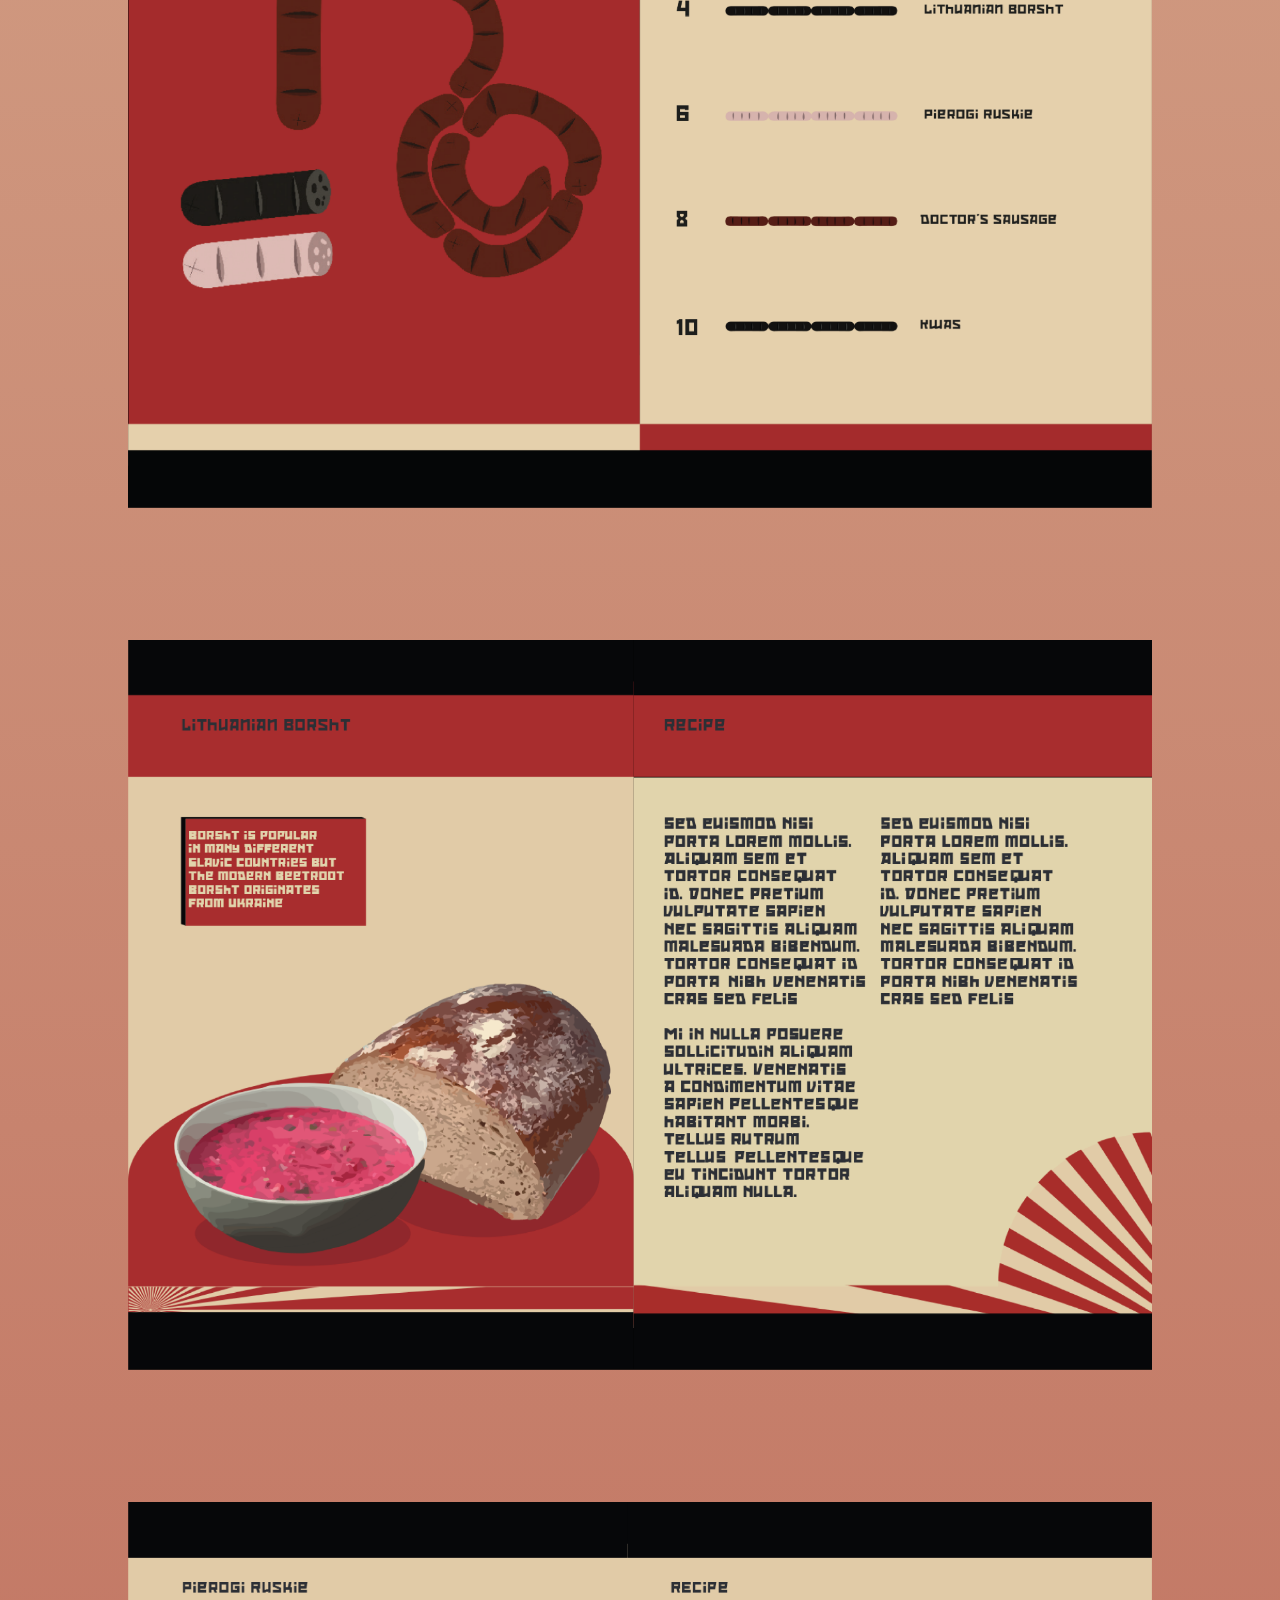
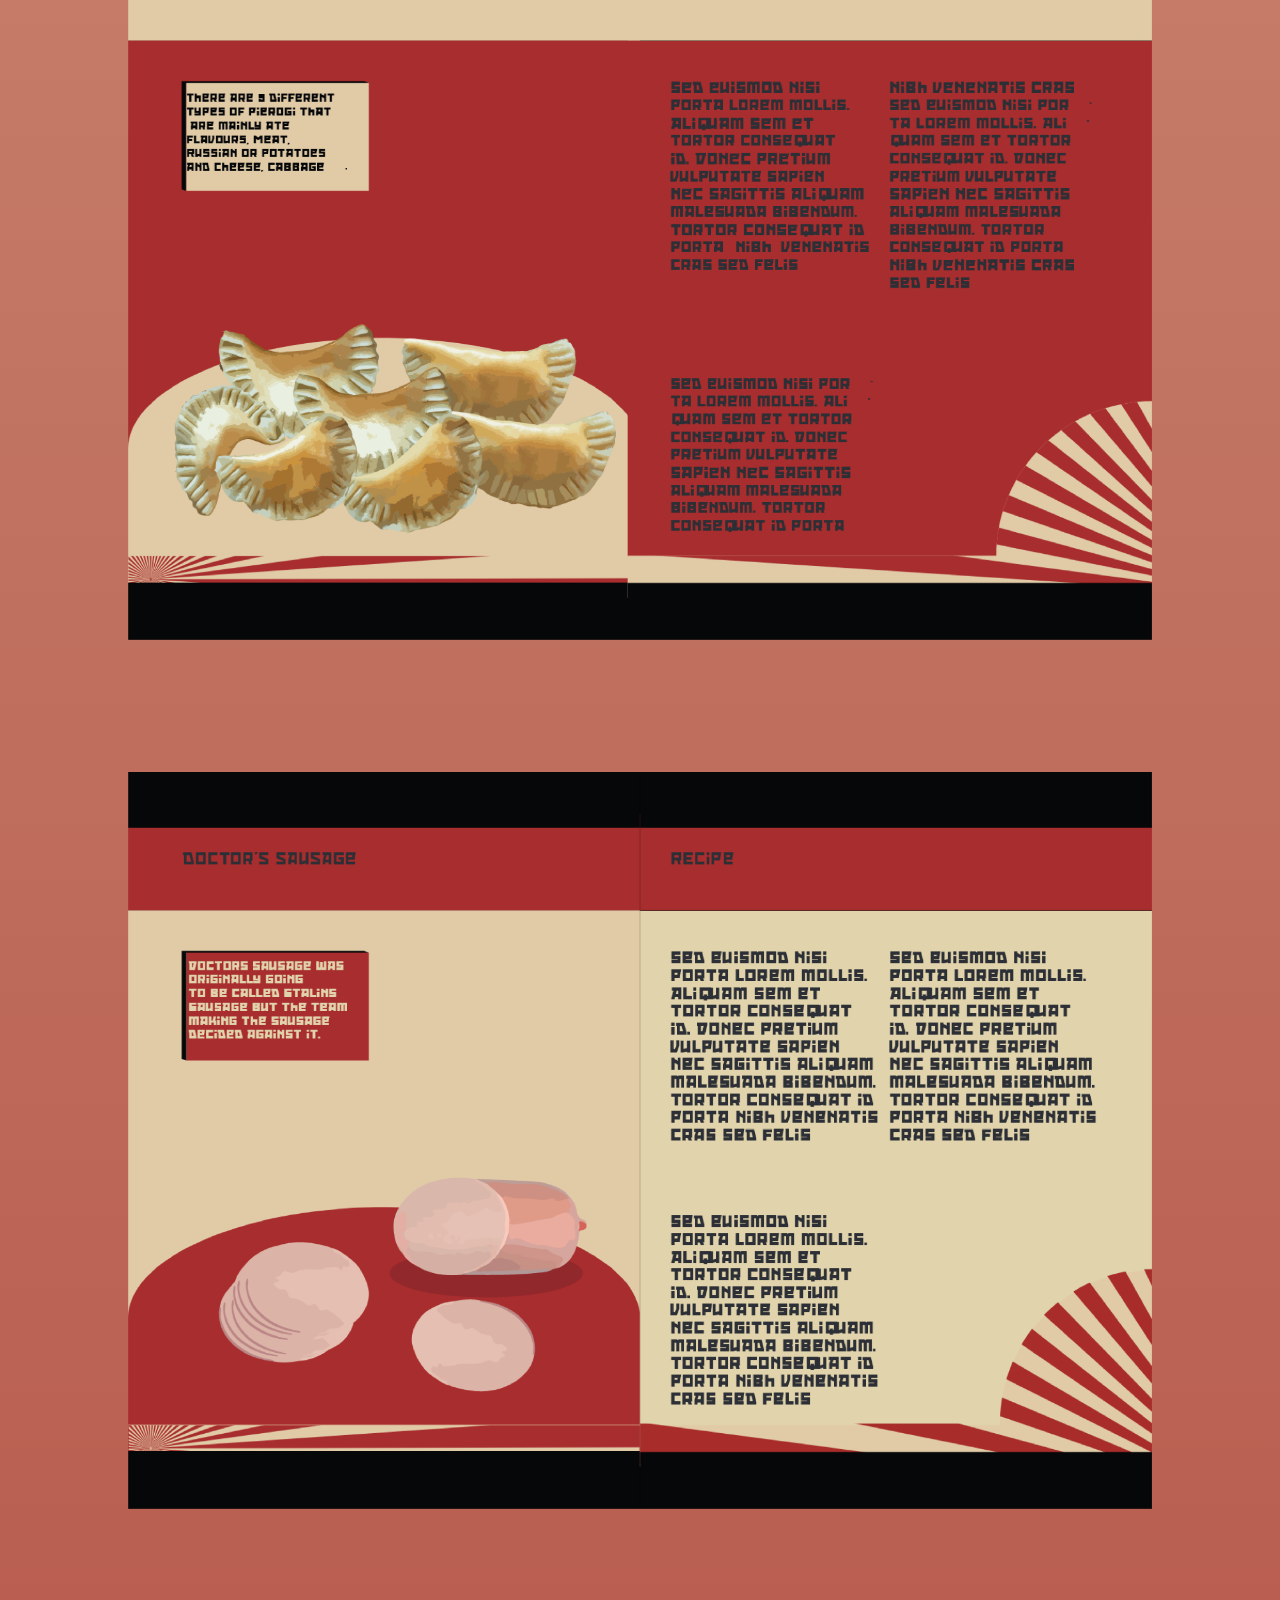
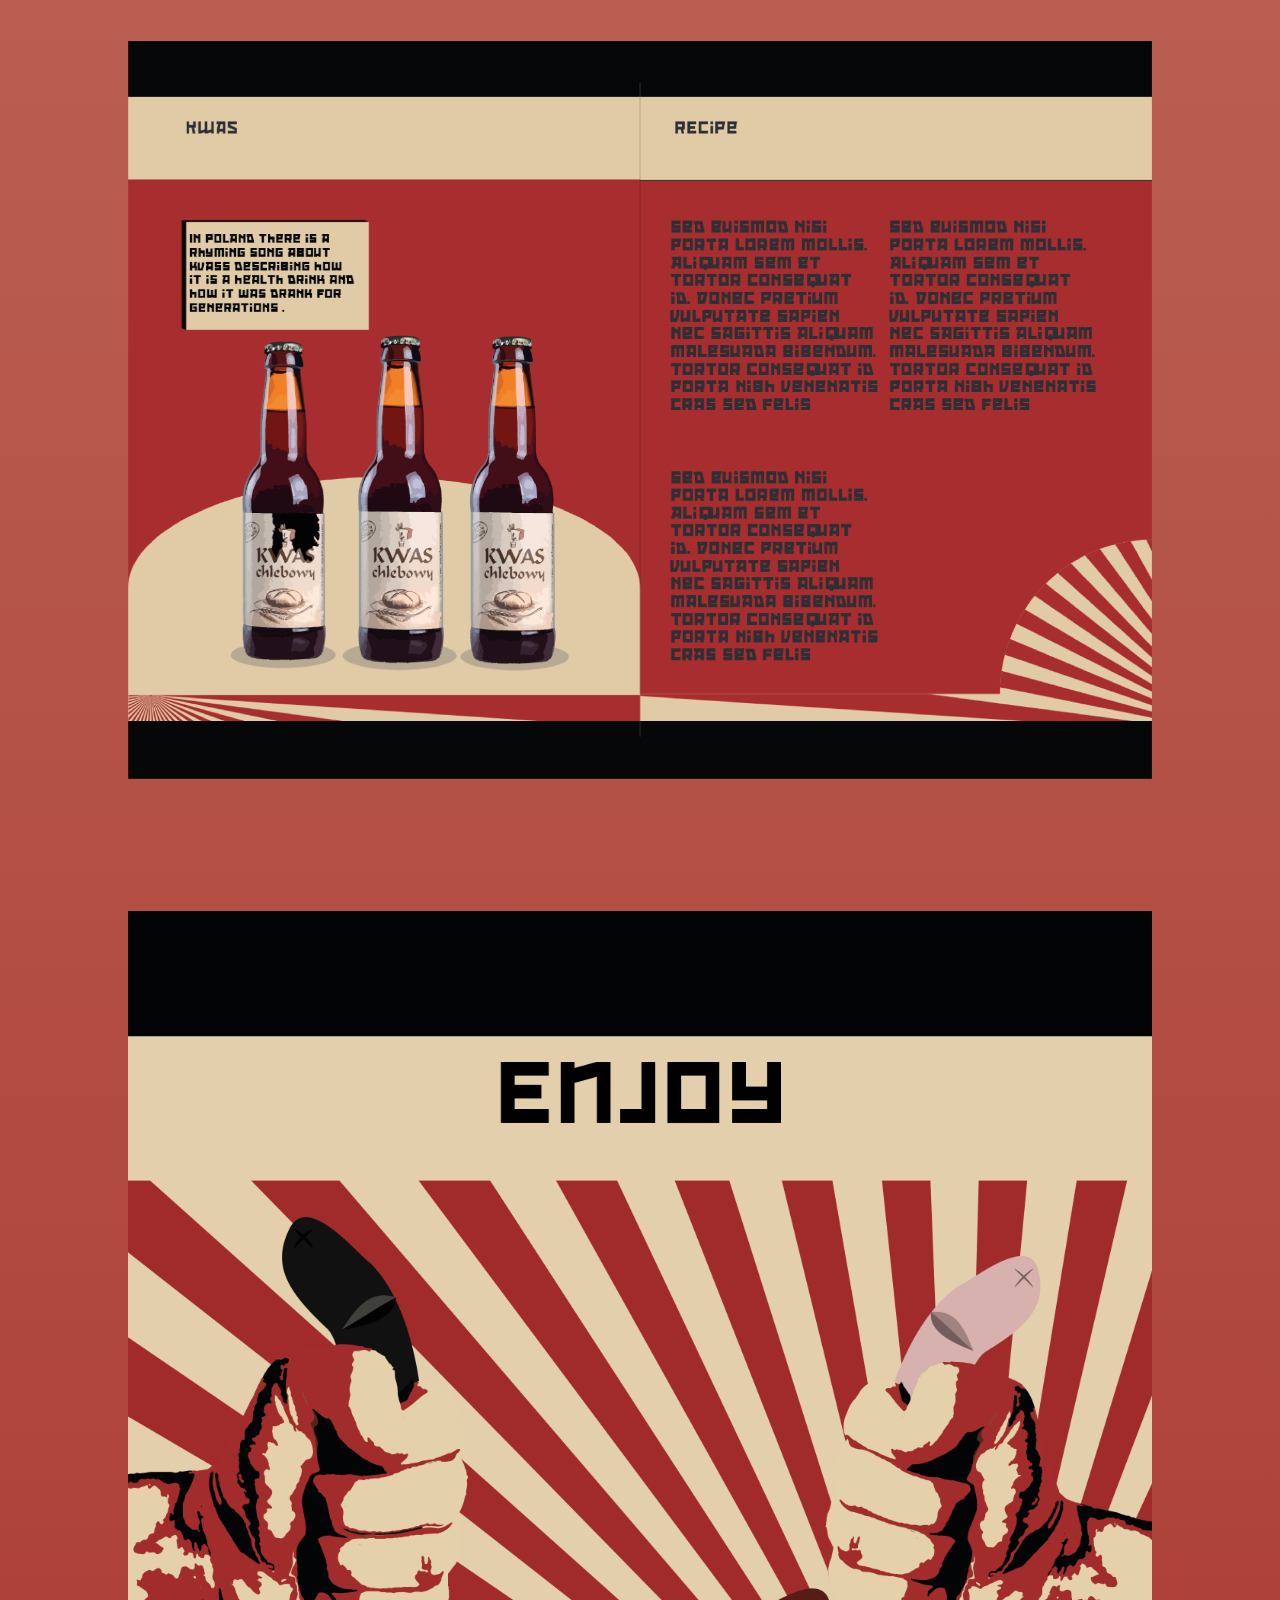
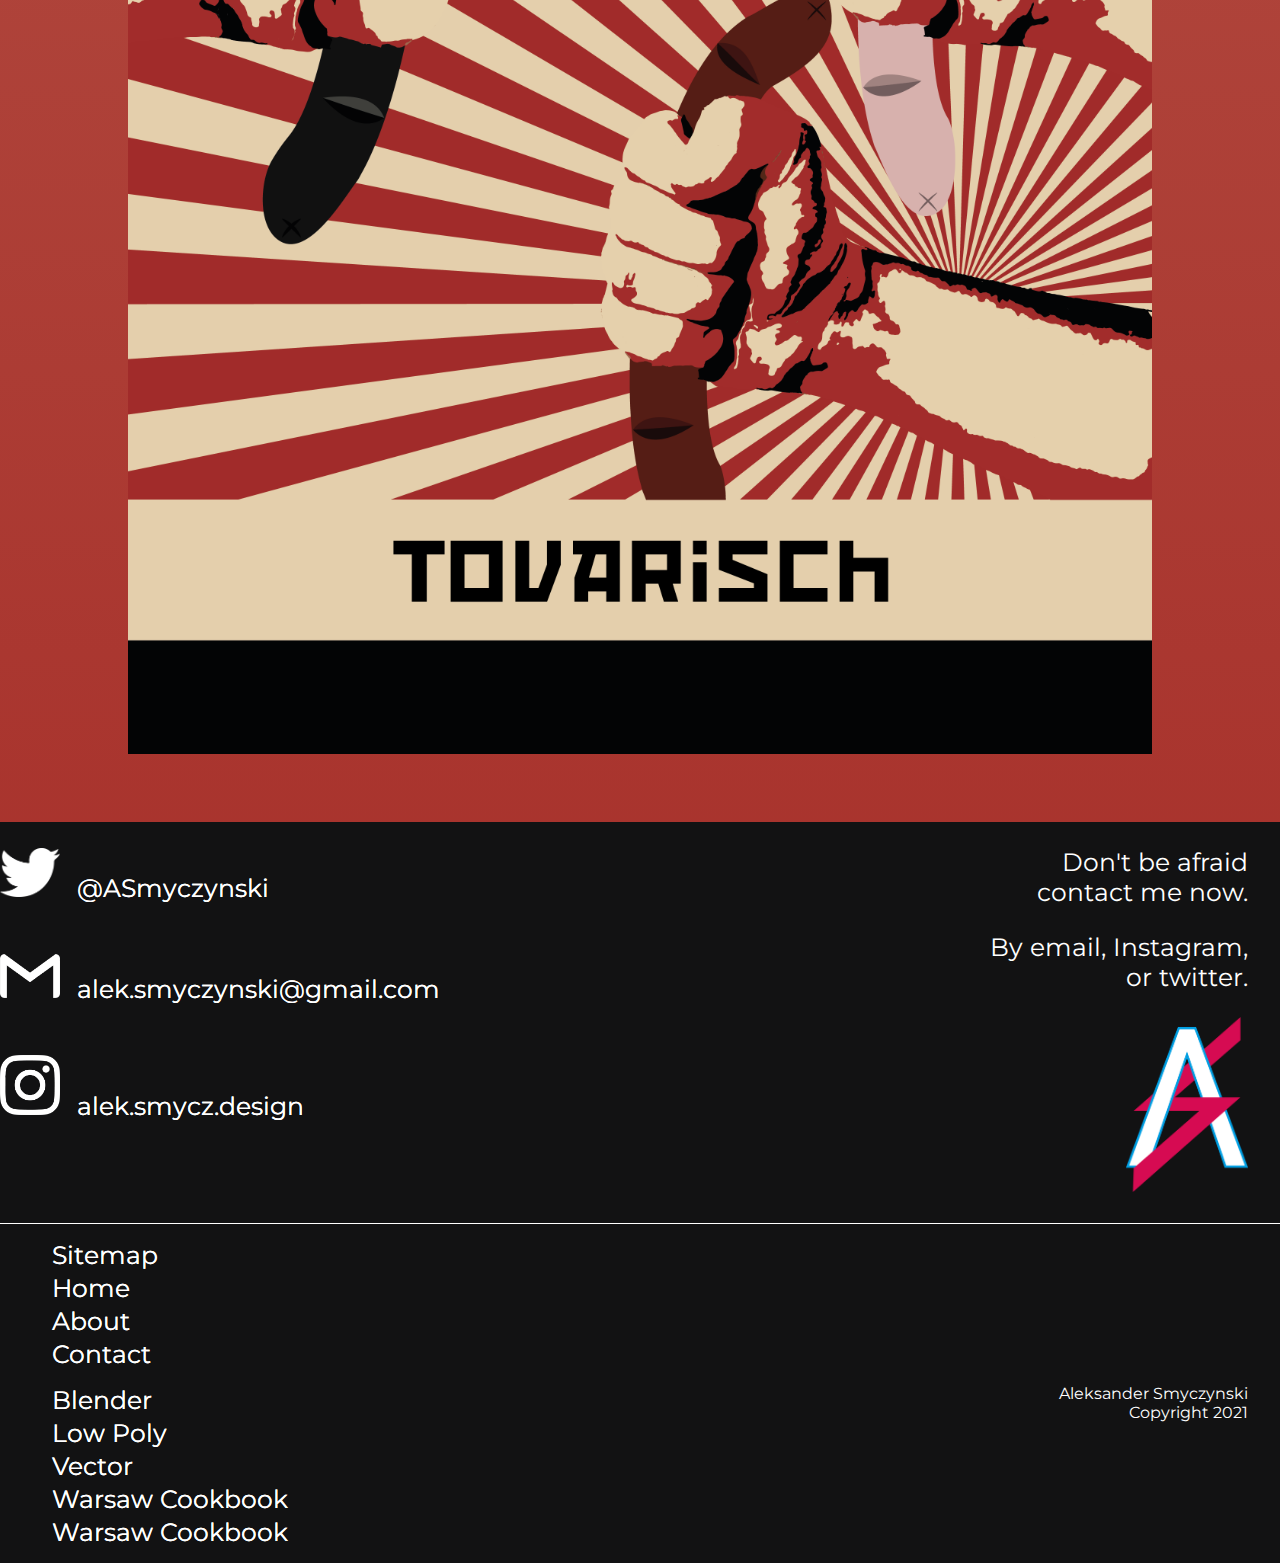
<file: warsaw.html>
<!doctype html>
<html>
<head>
	<link rel="stylesheet" href="css/style.css" >
	<script src="js/script.js" defer></script>
	<link rel="preconnect" href="https://fonts.gstatic.com">
<link href="https://fonts.googleapis.com/css2?family=Montserrat:ital,wght@1,300&display=swap" rel="stylesheet">
<link rel="icon" type="image/png" href="Images/Logonoc.png">
<meta charset="utf-8">
<title>index</title>
</head>

<body class="book">
	
<nav class="navbar">
	<div class="logonav"><img class="logonav1" src="Images/Logonoc.png" alt="logo"/></div>
	<a href="#" class="toggle-button">
	<span class="bar"></span>
	<span class="bar"></span>
	<span class="bar"></span>
	</a>
	<div class="navbar-links">
		<ul>
			<li><a href="index.html">Home</a></li>
			<li><a href="about.html">About</a></li>
			<li><a href="contact.html">Contact</a></li>
			<li><a href="#">Portfolio</a>
				<ul>
					<li><a href="blender.html">Blender</a></li>
				  <li><a href="lowpoly.html">Low Poly Art</a></li>
				  <li><a href="vector.html">Vector Designs</a></li>
				  <li><a href="warsaw.html">Warsaw Cookbook</a></li>
			  </ul>
			</li>
	  </ul>
  </div>
	</nav>
	

	
<div class="par-main">
  <h1>Why make random The Warsaw-Pact Cookbook</h1>
  <p>The Warsaw-pact cookbook was made as a college project. It is a collection of eastern European recipes you would typically find in the Soviet Union and its, satellite states.</p>
		
</div>
	
	
	
	
	
	
	<div><img class="img1" src="Images/front.png" alt="Front cover"/></div>
	
	<div class="par-main"><h1>Story behind the Warsaw-pact Cookbook</h1><p>The Warsaw-pact cookbook was made as a college project. It is a collection of eastern European recipes you would typically find in the Soviet Union and its, satellite states.The Warsaw pact cookbook was very interesting project for me, it was a college project but I had a lot of fun with it. It had to follow the constructivism art style which was perfect for the communist propaganda style was going for. 
		<br>
		<br>
		I was always interested in the communist propaganda art style as I am from Poland which is a previous Soviet Union socialist state, this meant I really enjoyed making each design for this book and even gathering the recipes as I tend to have a lot of eastern European friends I simply asked them what was a popular dish in their country during those hard times. I think it works well as a cookbook combining both cooking and constructivism was a great idea and I believe I executed it well. Also there is a lot sausage art because who doesn’t love a bit sausage.

</p></div>
	
	<div><img class="img1" src="Images/contents.png" alt="table of contents"/></div>
	
	<div><img class="img1" src="Images/rec1.png" alt="page 1"/></div>
	
	<div><img class="img1" src="Images/rec2.png" alt="page 2"/></div>
	
	<div><img class="img1" src="Images/rec3.png" alt="page 3"/></div>

	<div><img class="img1" src="Images/rec4.png" alt="page 4"/></div>
	
<div><img class="img1" src="Images/back.png" alt="Back page"/></div>
	
	<footer>
		<div class="wrap">
		<section class="left">
		<div class="social-media1"><img class="socialicon" src="Images/twitter.png" alt=""/> <a class="text-social" href="#">@ASmyczynski</a></div>
		<div class="social-media1"><img class="socialicon" src="Images/email.png" alt=""/> <a class="text-social" href="#">alek.smyczynski@gmail.com</a></div>
		<div class="social-media1"><img class="socialicon" src="Images/insta.png" alt=""/> <a class="text-social" href="#">alek.smycz.design</a></div>
		</section>
			<section class="right">
				
		<div class="textfoot">
		 <p>Don't be afraid <br>
	    contact me now.</p> 
			
		<p>By email, Instagram,<br>
			or twitter.	</p>
			
		<img class="logofoot" src="Images/Logonoc.png" alt="logo"/>	
			
			</div>
			</section>
			
	  </div>
		
		
			
		
		<div class="botfoot">
			<section class="left">
			<ul class="listfoot">
		<li class="itemfoot"><a class="text-social" href="Sitemap.html">Sitemap</a></li>
		<li class="itemfoot"><a class="text-social" href="index.html">Home</a></li>
		<li class="itemfoot"><a class="text-social" href="about.html">About</a></li>
		<li class="itemfoot"><a class="text-social" href="contact.html">Contact</a></li>
			</ul>
			
			<ul class="listfoot">
		<li class="itemfoot"><a class="text-social" href="blender.html">Blender</a></li>
		<li class="itemfoot"><a class="text-social" href="lowpoly.html">Low Poly</a></li>
		<li class="itemfoot"><a class="text-social" href="vector.html">Vector</a></li>
		<li class="itemfoot"><a class="text-social" href="warsaw.html">Warsaw Cookbook</a></li>
		<li class="itemfoot"><a class="text-social" href="#">Warsaw Cookbook</a></li>
			</ul>
			</section>
			
			<section class="right">
			<p class="copyright">Aleksander Smyczynski <br>Copyright 2021  </p>
		</section>
		</div>
	
</footer>
	
	
</body>
</html>
</file>
<file: css/style.css>
@charset "utf-8";
/* CSS Document */

body {
    font-family: 'Montserrat', sans-serif;
    color: #FFFFFF;
    margin: 0;
    padding: 0;
    background-image: -webkit-linear-gradient(270deg,rgba(98,190,205,1.00) 0%,rgba(192,194,190,1.00) 100%);
    background-image: -moz-linear-gradient(270deg,rgba(98,190,205,1.00) 0%,rgba(192,194,190,1.00) 100%);
    background-image: -o-linear-gradient(270deg,rgba(98,190,205,1.00) 0%,rgba(192,194,190,1.00) 100%);
    background-image: linear-gradient(180deg,rgba(98,190,205,1.00) 0%,rgba(192,194,190,1.00) 100%);
}



.vec{
    font-family: 'Montserrat', sans-serif;
    color: #FFFFFF;
    margin: 0;
    padding: 0;
	

}


.navbar{
	width: 100%;
	position: fixed;
	top:0px;
	font-weight: bold;
	display: flex;
	justify-content: space-between;
	align-items: center;
	background-color:rgba(0,0,0,0.60);
	color: #FFFFFF;
}

.navbar-links ul{
	margin:0;
	padding: 0;
	display: flex;
}

.navbar-links li{
	list-style:none;
}


.navbar-links li a{
	text-decoration: none;
	color: #FFFFFF;
	padding: 1rem;
	display: block;
}

.navbar-links li:hover{
    background-color:#D60B52;
}

.toggle-button{
	position: absolute;
	top:.75rem;
	right:1rem;
	display: none;
	flex-direction: column;
	justify-content: space-between;
	width: 30px;
	height: 21px;
}

.toggle-button .bar{
	height: 3px;
	width: 100%;
	background-color: white;
	border-radius: 10px;
}

.navbar-links ul li ul{
	display: none;
	position: absolute;
	background-color:rgba(0,0,0,0.60);
}

.navbar-links ul li:hover ul{
		display: block;

	
	

}
.logonav{
	margin: 5px;
	
}

.logonav1 {
    width: 2em;
    margin-top: 1%;
    margin-right: 2%;
    margin-bottom: 2%;
    margin-left: 2%;

}
.logo1 {
    width: 33%;
    margin-top: 10%;
    margin-bottom: 10%;
    text-align: center;
    margin-left: 37%;
}

.logo1- {
    width: 33%;
    margin-top: 10%;
	border-radius:700px;
    margin-bottom: 10%;
    text-align: center;
    margin-left: 37%;
}
.par-main {
    text-align: center;
    display: block;
    margin-left: 2%;
    margin-right: 2%;
    margin-top: 8%;
    margin-bottom: 5%;
    padding-left: 5%;
    padding-right: 5%;
    font-size: medium;
}
.navimg {
	display: block;
    width: 100%;
    margin-top: 0%;
    margin-right: 0%;
    margin-left: 0%;
}

.titlehov{
	color: #ffffff;
    position: absolute;
    top: 0;
    left: 0;
    width: 100%;
    height: 100%;
    font-size: 3.052rem;
    background: rgba(0,0,0,0.60);
    display: flex;
    flex-direction: column;
    align-items: center;
    justify-content: center;
	opacity:0;
    font-weight: 900;
    font-style: normal;
	transition: opacity 0.25s;
}

.titlehov:hover{
	opacity: 1;
	
}



.logo-main {
    margin-bottom: 5%;
}

.logo1{
	text-align: center;
	
}
footer {
    background-color: #121213;
    color: rgba(255,255,255,1.00);
}


.main-nav {
	position: relative;
    padding-top: 0%;
    padding-right: 0%;
    padding-bottom: 0%;
    padding-left: 0%;
    border-left-color: rgba(0,0,0,1.00);
    border-right-color: rgba(0,0,0,1.00);
    border-top-color: rgba(0,0,0,1.00);

}





.text-social {
    text-decoration: none;
    text-shadow: 0px 0px;
    color: #FFFFFF;



}

.wrapper{
	padding: 5px;
	max-width: 960px;
	width: 95%;
	margin:20px auto;
}

.collumns{
	display: flex;
	flex-flow: row wrap;
	justify-content: center;
	margin: 5px 0;
}

.collumn{
	flex: 1;
	margin:5%;
	transition: 0.3s;
}

#middleimg{
	margin-right:10%; 
	
}

.collumn:first-child{
	margin-left:0;

}

.collumn:last-child{
	margin-left:0;
}


.wrapper2{
	
display: flex;
}

.collumnl{
	padding-left: 10%;
	width:50%;
	margin-right:10%;
}

.collumnr{
	padding-right: 10%;
	width:50%;
	margin-left: 25%;
}


#vec {
    background-image: -webkit-linear-gradient(270deg,rgba(20,34,86,1.00) 0%,rgba(220,12,26,1.00) 100%);
    background-image: -moz-linear-gradient(270deg,rgba(20,34,86,1.00) 0%,rgba(220,12,26,1.00) 100%);
    background-image: -o-linear-gradient(270deg,rgba(20,34,86,1.00) 0%,rgba(220,12,26,1.00) 100%);
    background-image: linear-gradient(180deg,rgba(20,34,86,1.00) 0%,rgba(220,12,26,1.00) 100%);
}
.d-block.mx-auto {
    width: 100%;
}

h1 {
    color: rgba(255,255,255,1.00);
    font-weight: bold;
}
.img1 {
    width: 80%;
    color: rgba(255,255,255,1.00);
    text-align: center;
    margin-top: 5%;
    margin-left: 10%;
    margin-right: 10%;
    margin-bottom: 5%;
}
.par-mainvec {
    margin-top: 10%;
    margin-bottom: 5%;
    padding-left: 2%;
    padding-right: 2%;
}
.para-secver {
    text-align: center;
    margin-top: 5%;
    margin-left: 2%;
    margin-right: 2%;
}
.vec {
    background-image: -webkit-linear-gradient(270deg,rgba(20,34,86,1.00) 0%,rgba(220,12,26,1.00) 100%);
    background-image: -moz-linear-gradient(270deg,rgba(20,34,86,1.00) 0%,rgba(220,12,26,1.00) 100%);
    background-image: -o-linear-gradient(270deg,rgba(20,34,86,1.00) 0%,rgba(220,12,26,1.00) 100%);
    background-image: linear-gradient(180deg,rgba(20,34,86,1.00) 0%,rgba(220,12,26,1.00) 100%);
}
.book {
}
.book {
    background-image: -webkit-linear-gradient(270deg,rgba(228,207,172,1.00) 0%,rgba(164,39,35,1.00) 100%);
    background-image: -moz-linear-gradient(270deg,rgba(228,207,172,1.00) 0%,rgba(164,39,35,1.00) 100%);
    background-image: -o-linear-gradient(270deg,rgba(228,207,172,1.00) 0%,rgba(164,39,35,1.00) 100%);
    background-image: linear-gradient(180deg,rgba(228,207,172,1.00) 0%,rgba(164,39,35,1.00) 100%);
}
.low {
    background-image: -webkit-linear-gradient(270deg,rgba(169,188,195,1.00) 0%,rgba(56,73,39,1.00) 100%);
    background-image: -moz-linear-gradient(270deg,rgba(169,188,195,1.00) 0%,rgba(56,73,39,1.00) 100%);
    background-image: -o-linear-gradient(270deg,rgba(169,188,195,1.00) 0%,rgba(56,73,39,1.00) 100%);
    background-image: linear-gradient(180deg,rgba(169,188,195,1.00) 0%,rgba(56,73,39,1.00) 100%);
}
.blender {
    background-image: -webkit-linear-gradient(270deg,rgba(206,206,206,1.00) 0%,rgba(205,120,19,1.00) 100%);
    background-image: -moz-linear-gradient(270deg,rgba(206,206,206,1.00) 0%,rgba(205,120,19,1.00) 100%);
    background-image: -o-linear-gradient(270deg,rgba(206,206,206,1.00) 0%,rgba(205,120,19,1.00) 100%);
    background-image: linear-gradient(180deg,rgba(206,206,206,1.00) 0%,rgba(205,120,19,1.00) 100%);
}


.grid-containersitemap {
  display: grid;
  grid-template-columns: 1fr;
  grid-template-rows: 1fr 1fr;
  gap: 0px 0px;
  grid-template-areas:
    "sitetop"
    "sitebot";
}


.sitetop {
    grid-area: sitetop;
    text-decoration: none;
}
.sitebot { grid-area: sitebot; }
.sitemap {
    color: rgba(255,255,255,1.00);
    font-weight: bold;
    list-style-type: none;
    text-align: center;
    text-decoration: none;
}
.form1 {
    color: rgba(0,0,0,1.00);
    text-align: center;
}
.video {
    width: 100%;
}
iframe {
    margin-left: 35%;
    height: 315px;
    width: 30%;
    text-align: center;
}
.lowpoly {
    width: 100%;
}
#thank {
    font-weight: 900;
    font-size: 3.052rem;

}


.conform {
    width: 50%;
    margin-left: 25%;
    background-color: rgba(255,255,255,1.00);
    color: rgba(0,0,0,1.00);
    padding-bottom: 2%;
    padding-top: 2%;
    padding-right: 2%;
    padding-left: 2%;
    border-radius: 10px;
    margin-bottom: 10%;
}
form {
    text-align: center;
}

#Email {
    width: 100%;
}
#FullName {
    width: 100%;
}
#form {
    display: inline-block;
}
ul li a {
    display: inline-block;
}





.textfoot {
    text-align: right;
	padding-right:5%;

}

.copyright{margin-right: 5%;}







@media (max-width: 600px) {
	.toggle-button{
		display: flex;
	
	}
	
	body,.low,.vec,.book,.blender{margin-top:15%;}
	
	.collumns .collumn{
		margin-bottom: 5px;
		flex-basis: 40%;
	}



	
	iframe{width: 100%;
		margin-left: 0%;}
	

.socialicon {
    width: 20px;
}

.para-1 {
    color: rgba(255,255,255,1.00);
    text-align: center;
}


.logofoot {
    width: 20%;
}
.listfoot {
    text-shadow: 0px 0px #FFFFFF;
    border-top-style: none;
    list-style-type: none;
}

.botfoot {
    width: 100%;
    display: flex;
    border-top: thin solid #FFFFFF;
}
.copyright {
    margin-top: 25%;
	text-align: right;
	margin-right: 5%;
}
.itemfoot {
    margin-bottom: 3px;
}

	.wrapper2{
		display: block;
		
	}
	.collumnl{margin-left: 15%;
		
	}
	
	.collumnr{
		margin-left: 25%;
	}



.wrap {
    display: flex;
    margin-bottom: 2%;
}
.left {
    width: 50%;
}
.right {
    width: 50%;
}




.social-media {
    width: 50%;
    margin-left: 2%;
}
.social-media1 {
    padding-top: 4%;
    padding-bottom: 4%;
}
.social-media {
    width: 100%;
}


	
	.navbar-links{
		display: none;
		width: 100%;
	}
	.navbar{
		flex-direction: column;
		align-items: flex-start;
	}
	.navbar-links ul{
		width: 100%;
		flex-direction: column;
		
	}
	.navbar-links li{
		text-align: center;
	}
	
	.navbar-links li a {
		padding: .5rem 1rem;
	}
	
	.navbar-links.active{
		display: flex;
	}
.conform {
    width: 50%;
    margin-left: 25%;
    background-color: rgba(255,255,255,1.00);
    color: rgba(0,0,0,1.00);
    padding-bottom: 2%;
    padding-top: 2%;
    padding-right: 2%;
    padding-left: 2%;
    border-radius: 10px;
    margin-bottom: 10%;
}
form {
    text-align: center;
}



}
	
.social-media{
    
    width: 65%;
}
label {
    display: block;
    margin-bottom: 5px;
}
textarea {
    width: 100%;
    height: 10rem;
}
button {
    width: 100%;
    background-color: #A0C0C3;
    border-width: thin;
    font-weight: bold;
    padding-top: 1rem;
    padding-bottom: 1rem;
    font-size: large;
}

button:hover {
    width: 100%;
    background-color:#D60B52;
}

@media (min-width:600px){
.par-main {
    padding-left: 20%;
    padding-right: 20%;
    font-size: 1.563rem;
}
.socialicon {
    width: 60px;
}
	
	
	
	
.text-social{
	margin-left: 2%;	
	}
	
	.copyright{
		
		text-align: right
		
		
	}

.para-1 {
    color: rgba(255,255,255,1.00);
    text-align: center;
}


.logofoot {
    width: 20%;
}
.listfoot {
    text-shadow: 0px 0px #FFFFFF;
    border-top-style: none;
    list-style-type: none;
}

.botfoot {
    width: 100%;
    display: flex;
    border-top: thin solid #FFFFFF;
}
.copyright {
    margin-top: 25%;
}
.itemfoot {
    margin-bottom: 3px;
}





.wrap {
    display: flex;
    margin-bottom: 2%;
}
.left {
    width: 50%;
}
.right {
    width: 50%;
	
}




.social-media {
    width: 50%;
    margin-left: 2%;
}
.social-media1 {
    padding-top: 4%;
    padding-bottom: 4%;
}
.social-media {
    width: 100%;
}

.textfoot {
    
    font-size: 1.563rem;
}
	
.socialicon{
	animation: heartbeat 1.5s ease-in-out infinite both;
	
	}	
	
	
	
.text-social {
    font-size: 1.563rem;
}

	


	
	
}
</file>
